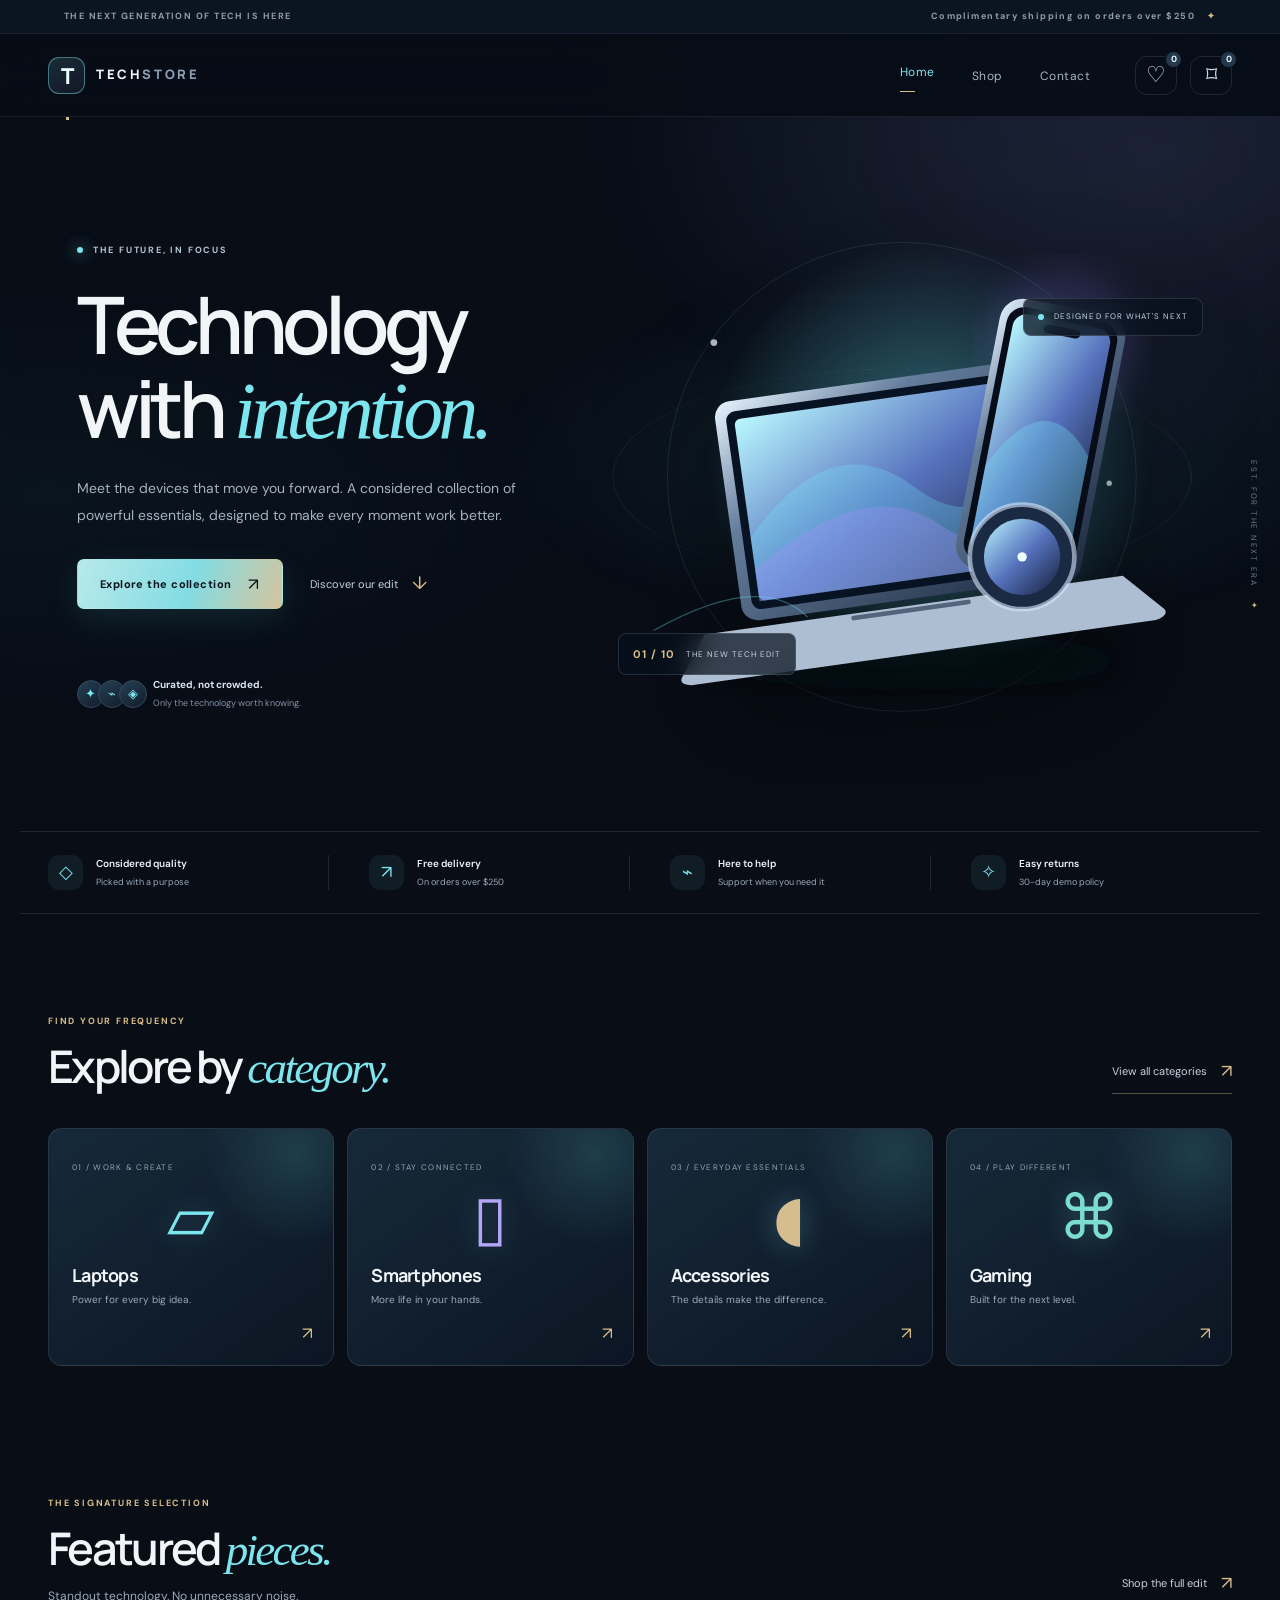
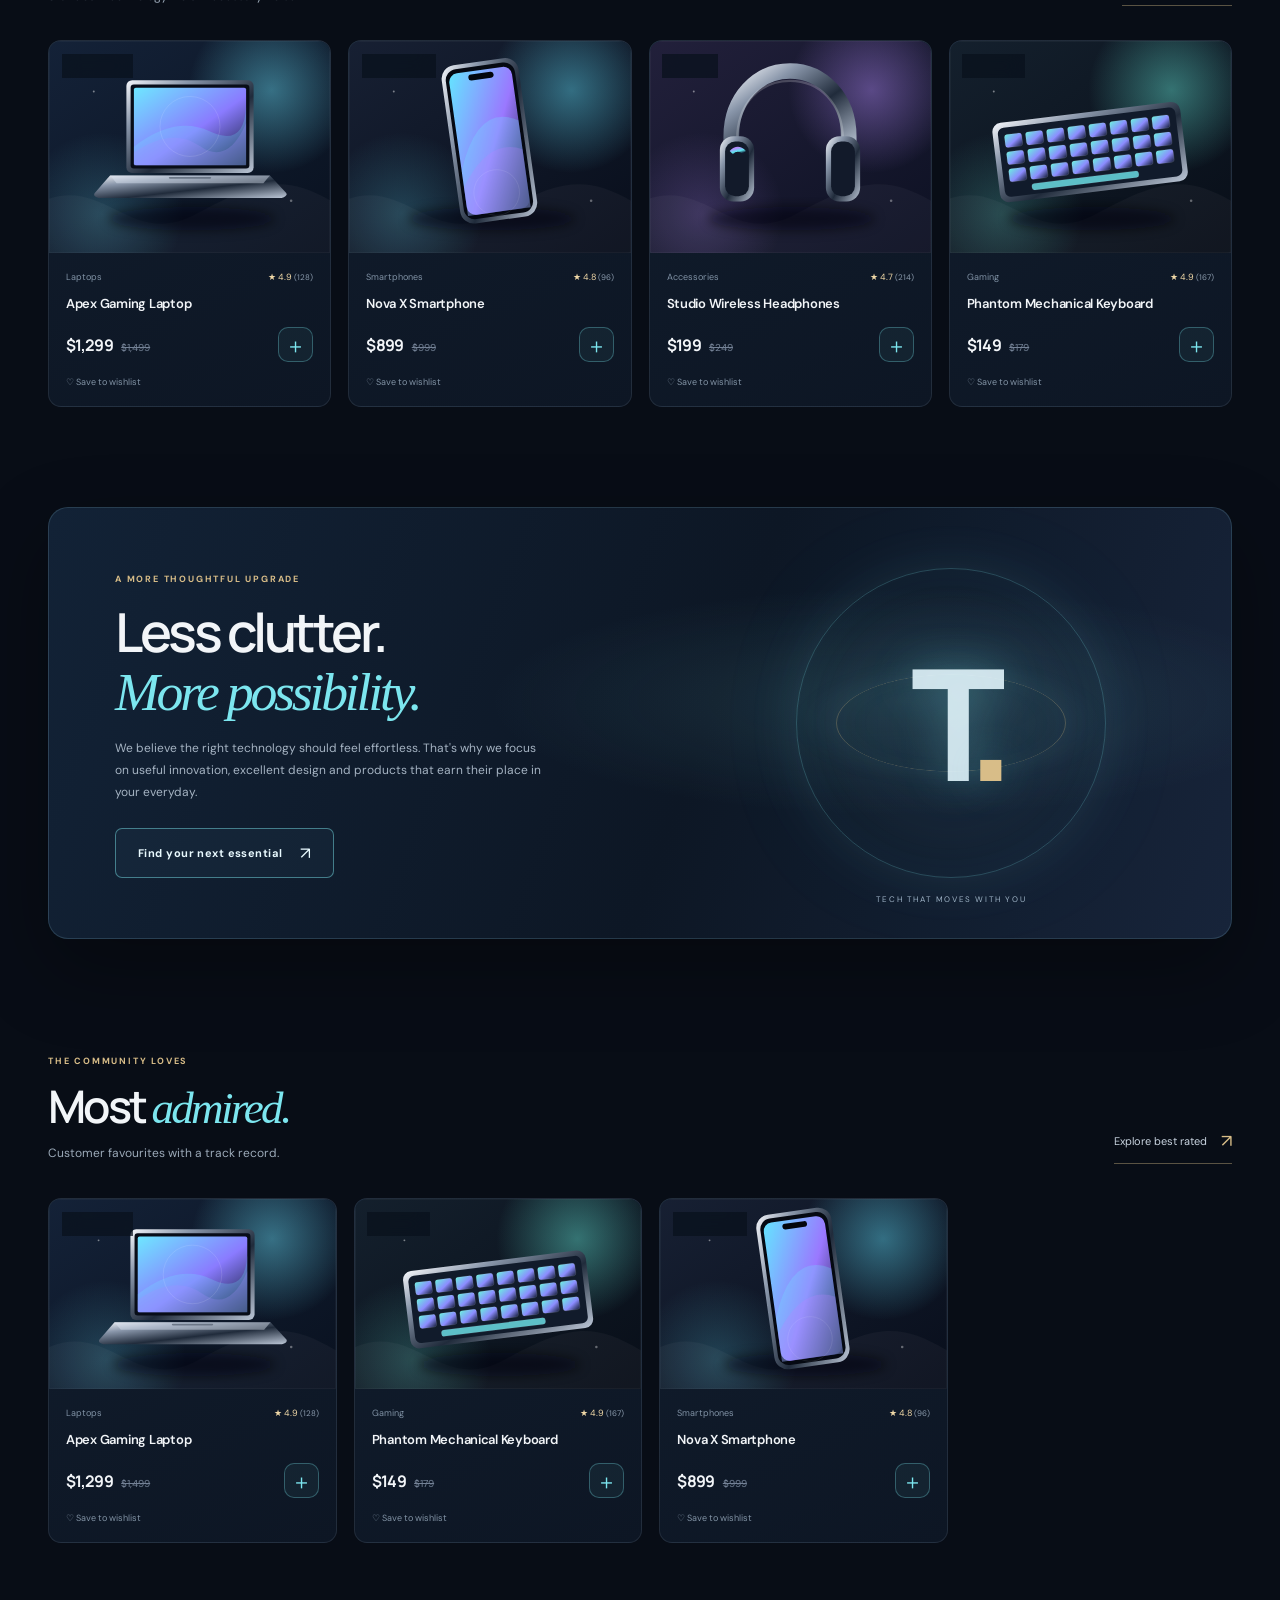
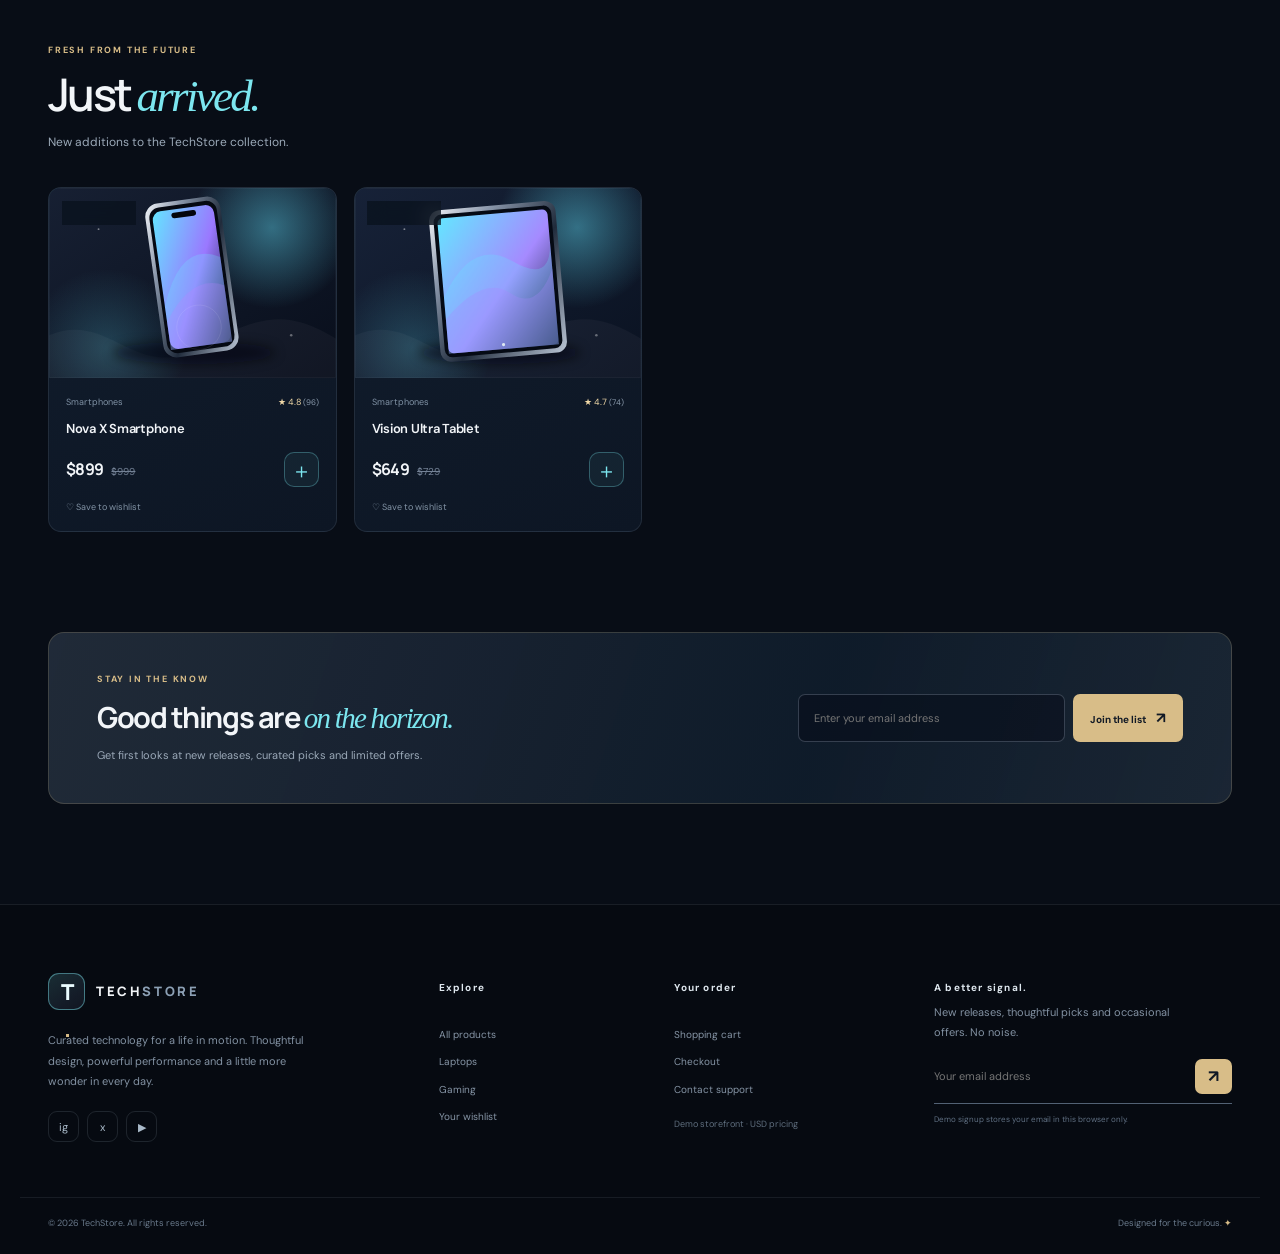
<file: index.html>
<!doctype html>
<html lang="en">
<head>
  <meta charset="utf-8"><meta name="viewport" content="width=device-width, initial-scale=1">
  <meta name="theme-color" content="#080d16"><meta name="description" content="Discover a considered collection of premium laptops, smartphones, gaming devices and everyday tech essentials.">
  <title>TechStore — Technology with intention</title>
  <link rel="preconnect" href="https://fonts.googleapis.com"><link rel="preconnect" href="https://fonts.gstatic.com" crossorigin>
  <link href="https://fonts.googleapis.com/css2?family=DM+Sans:wght@400;500;600;700&family=Manrope:wght@400;500;600;700;800&display=swap" rel="stylesheet">
  <link rel="stylesheet" href="style.css"><link rel="stylesheet" href="responsive.css">
</head>
<body data-page="home">
<div class="announcement-bar"><span>THE NEXT GENERATION OF TECH IS HERE</span><span>Complimentary shipping on orders over $250 <i>✦</i></span></div>
<header class="site-header"><div class="nav-shell"><a class="brand" href="index.html" aria-label="TechStore home"><span class="brand-mark">T<span>.</span></span><span>TECH<span>STORE</span></span></a>
<button class="menu-toggle" type="button" aria-label="Toggle navigation" aria-expanded="false"><span></span><span></span><span></span></button>
<nav aria-label="Main navigation"><ul class="nav-links"><li><a href="index.html" aria-current="page">Home</a></li><li><a href="products.html">Shop</a></li><li><a href="contact.html">Contact</a></li></ul></nav>
<div class="nav-actions"><a class="nav-icon-link" href="wishlist.html" aria-label="Wishlist">♡<span class="nav-counter" data-wishlist-count>0</span></a><a class="nav-icon-link cart-nav-link" href="cart.html" aria-label="Shopping cart">⌑<span class="nav-counter" data-cart-count>0</span></a></div></div></header>
<main>
<section class="hero-section"><div class="hero-backdrop"></div><div class="hero-gridline"></div><div class="hero-copy"><span class="eyebrow hero-eyebrow"><i></i> THE FUTURE, IN FOCUS</span><h1>Technology<br>with <em>intention.</em></h1><p>Meet the devices that move you forward. A considered collection of powerful essentials, designed to make every moment work better.</p><div class="hero-cta"><a class="btn btn-primary" href="products.html">Explore the collection <span>↗</span></a><a class="hero-text-link" href="#featured">Discover our edit <span>↓</span></a></div><div class="hero-proof"><div class="proof-avatars"><span>✦</span><span>⌁</span><span>◈</span></div><div><strong>Curated, not crowded.</strong><small>Only the technology worth knowing.</small></div></div></div><div class="hero-visual"><div class="visual-orbit orbit-one"></div><div class="visual-orbit orbit-two"></div><img src="assets/images/hero-showcase.svg" alt="A cinematic arrangement of premium laptop, smartphone and smart device" fetchpriority="high"><div class="floating-note note-top"><span class="note-dot"></span><span>DESIGNED FOR WHAT'S NEXT</span></div><div class="floating-note note-bottom"><strong>01 / 10</strong><span>THE NEW TECH EDIT</span></div></div><div class="hero-side-label">EST. FOR THE NEXT ERA <span>✦</span></div></section>
<section class="trust-strip"><div><span class="trust-icon">◇</span><span><strong>Considered quality</strong><small>Picked with a purpose</small></span></div><div><span class="trust-icon">↗</span><span><strong>Free delivery</strong><small>On orders over $250</small></span></div><div><span class="trust-icon">⌁</span><span><strong>Here to help</strong><small>Support when you need it</small></span></div><div><span class="trust-icon">✧</span><span><strong>Easy returns</strong><small>30-day demo policy</small></span></div></section>
<section class="section-block category-section"><div class="section-heading"><div><span class="eyebrow">FIND YOUR FREQUENCY</span><h2>Explore by <em>category.</em></h2></div><a class="underlined-link" href="products.html">View all categories <span>↗</span></a></div><div class="category-grid"><a class="category-card category-laptop" href="products.html?category=Laptops"><span class="category-index">01 / WORK & CREATE</span><div class="category-symbol">▱</div><h3>Laptops</h3><p>Power for every big idea.</p><span class="category-arrow">↗</span></a><a class="category-card category-phone" href="products.html?category=Smartphones"><span class="category-index">02 / STAY CONNECTED</span><div class="category-symbol">▯</div><h3>Smartphones</h3><p>More life in your hands.</p><span class="category-arrow">↗</span></a><a class="category-card category-audio" href="products.html?category=Accessories"><span class="category-index">03 / EVERYDAY ESSENTIALS</span><div class="category-symbol">◖</div><h3>Accessories</h3><p>The details make the difference.</p><span class="category-arrow">↗</span></a><a class="category-card category-gaming" href="products.html?category=Gaming"><span class="category-index">04 / PLAY DIFFERENT</span><div class="category-symbol">⌘</div><h3>Gaming</h3><p>Built for the next level.</p><span class="category-arrow">↗</span></a></div></section>
<section class="section-block product-section" id="featured"><div class="section-heading"><div><span class="eyebrow">THE SIGNATURE SELECTION</span><h2>Featured <em>pieces.</em></h2><p>Standout technology. No unnecessary noise.</p></div><a class="underlined-link" href="products.html">Shop the full edit <span>↗</span></a></div><div class="products-grid" id="featuredProducts"></div></section>
<section class="editorial-panel"><div class="editorial-content"><span class="eyebrow">A MORE THOUGHTFUL UPGRADE</span><h2>Less clutter.<br><em>More possibility.</em></h2><p>We believe the right technology should feel effortless. That's why we focus on useful innovation, excellent design and products that earn their place in your everyday.</p><a class="btn btn-outline" href="products.html">Find your next essential <span>↗</span></a></div><div class="editorial-art"><div class="editorial-ring ring-a"></div><div class="editorial-ring ring-b"></div><div class="editorial-glow"></div><span class="editorial-mark">T<span>.</span></span><small>TECH THAT MOVES WITH YOU</small></div></section>
<section class="section-block product-section best-section"><div class="section-heading"><div><span class="eyebrow">THE COMMUNITY LOVES</span><h2>Most <em>admired.</em></h2><p>Customer favourites with a track record.</p></div><a class="underlined-link" href="products.html">Explore best rated <span>↗</span></a></div><div class="products-grid compact-grid" id="bestSellers"></div></section>
<section class="section-block product-section arrivals-section"><div class="section-heading"><div><span class="eyebrow">FRESH FROM THE FUTURE</span><h2>Just <em>arrived.</em></h2><p>New additions to the TechStore collection.</p></div></div><div class="products-grid compact-grid" id="newArrivals"></div></section>
<section class="newsletter-band"><div><span class="eyebrow">STAY IN THE KNOW</span><h2>Good things are <em>on the horizon.</em></h2><p>Get first looks at new releases, curated picks and limited offers.</p></div><form class="newsletter-form"><label class="sr-only" for="homeNewsletter">Email address</label><input id="homeNewsletter" type="email" placeholder="Enter your email address" required><button type="submit">Join the list <span>↗</span></button></form></section>
</main>
<footer class="site-footer"><div class="footer-main"><div class="footer-brand"><a class="brand" href="index.html"><span class="brand-mark">T<span>.</span></span><span>TECH<span>STORE</span></span></a><p>Curated technology for a life in motion. Thoughtful design, powerful performance and a little more wonder in every day.</p><div class="footer-social"><a href="#" aria-label="Instagram">ig</a><a href="#" aria-label="X">x</a><a href="#" aria-label="YouTube">▶</a></div></div><div class="footer-column"><span class="footer-heading">Explore</span><a href="products.html">All products</a><a href="products.html?category=Laptops">Laptops</a><a href="products.html?category=Gaming">Gaming</a><a href="wishlist.html">Your wishlist</a></div><div class="footer-column"><span class="footer-heading">Your order</span><a href="cart.html">Shopping cart</a><a href="checkout.html">Checkout</a><a href="contact.html">Contact support</a><span class="footer-note">Demo storefront · USD pricing</span></div><div class="footer-news"><span class="footer-heading">A better signal.</span><p>New releases, thoughtful picks and occasional offers. No noise.</p><form class="newsletter-form"><label class="sr-only" for="newsletterEmail">Email address</label><input id="newsletterEmail" type="email" placeholder="Your email address" required><button type="submit" aria-label="Subscribe">↗</button></form><small>Demo signup stores your email in this browser only.</small></div></div><div class="footer-bottom"><span>© <span data-current-year>2026</span> TechStore. All rights reserved.</span><span>Designed for the curious. <b>✦</b></span></div></footer><button id="scrollTopBtn" type="button" aria-label="Scroll to top">↑</button>
<script src="assets/js/products.js"></script><script src="assets/js/core.js"></script><script src="assets/js/cart.js"></script><script src="assets/js/wishlist.js"></script><script src="assets/js/app.js"></script><script src="assets/js/pages.js"></script>
</body></html>
</file>
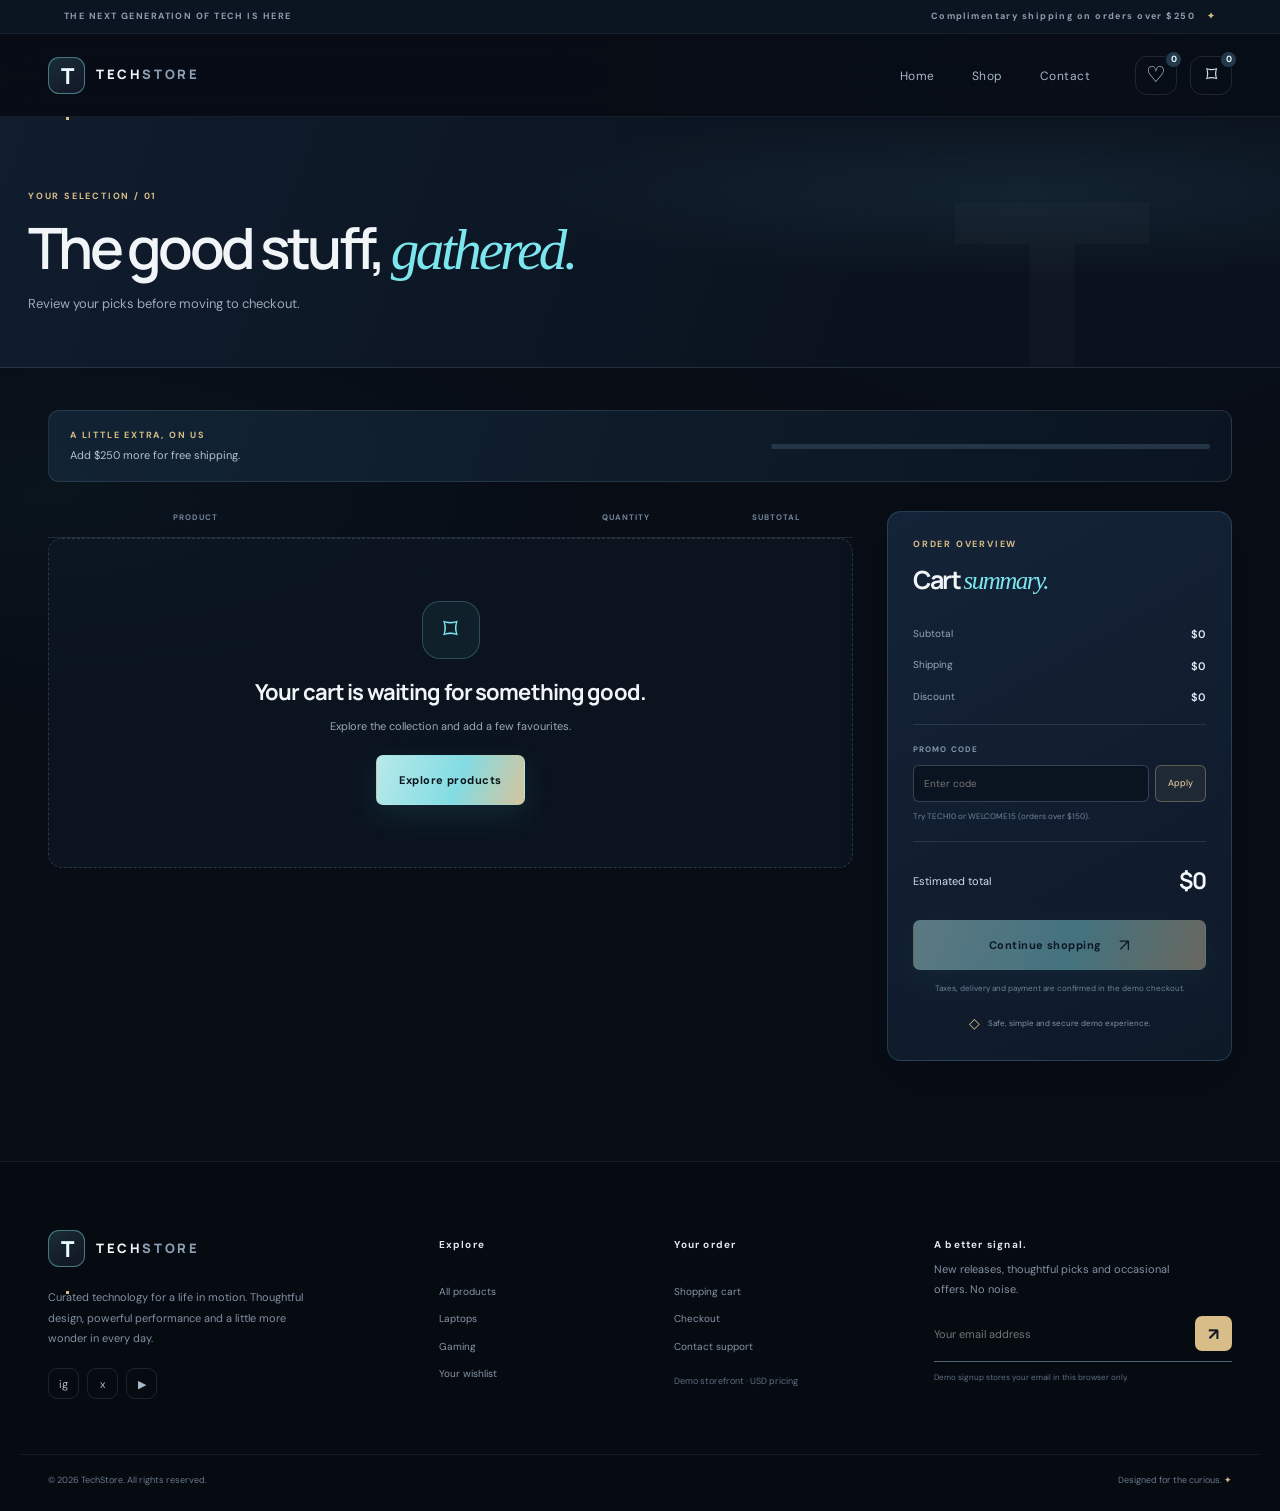
<file: cart.html>
<!doctype html>
<html lang="en">
<head>
  <meta charset="utf-8"><meta name="viewport" content="width=device-width, initial-scale=1">
  <meta name="theme-color" content="#080d16"><meta name="description" content="Review your TechStore cart and apply a discount before checkout.">
  <title>Your Cart | TechStore</title>
  <link rel="preconnect" href="https://fonts.googleapis.com"><link rel="preconnect" href="https://fonts.gstatic.com" crossorigin>
  <link href="https://fonts.googleapis.com/css2?family=DM+Sans:wght@400;500;600;700&family=Manrope:wght@400;500;600;700;800&display=swap" rel="stylesheet">
  <link rel="stylesheet" href="style.css"><link rel="stylesheet" href="responsive.css">
</head>
<body data-page="cart">
<div class="announcement-bar"><span>THE NEXT GENERATION OF TECH IS HERE</span><span>Complimentary shipping on orders over $250 <i>✦</i></span></div>
<header class="site-header"><div class="nav-shell"><a class="brand" href="index.html" aria-label="TechStore home"><span class="brand-mark">T<span>.</span></span><span>TECH<span>STORE</span></span></a>
<button class="menu-toggle" type="button" aria-label="Toggle navigation" aria-expanded="false"><span></span><span></span><span></span></button>
<nav aria-label="Main navigation"><ul class="nav-links"><li><a href="index.html">Home</a></li><li><a href="products.html">Shop</a></li><li><a href="contact.html">Contact</a></li></ul></nav>
<div class="nav-actions"><a class="nav-icon-link" href="wishlist.html" aria-label="Wishlist">♡<span class="nav-counter" data-wishlist-count>0</span></a><a class="nav-icon-link cart-nav-link" href="cart.html" aria-label="Shopping cart">⌑<span class="nav-counter" data-cart-count>0</span></a></div></div></header>
<main><section class="page-hero compact-page-hero"><div class="page-hero-inner"><span class="eyebrow">YOUR SELECTION / 01</span><h1>The good stuff, <em>gathered.</em></h1><p>Review your picks before moving to checkout.</p></div></section><section class="cart-page-section"><div class="shipping-progress-card"><div><span class="eyebrow">A LITTLE EXTRA, ON US</span><p id="shippingMessage">Add $250.00 more for free shipping.</p></div><div class="progress-track"><span id="shippingProgress"></span></div></div><div class="cart-layout"><div class="cart-lines-wrap"><div class="cart-column-head"><span>PRODUCT</span><span>QUANTITY</span><span>SUBTOTAL</span></div><div id="cartContainer" class="cart-lines"></div></div><aside class="summary-card"><span class="eyebrow">ORDER OVERVIEW</span><h2>Cart <em>summary.</em></h2><div class="summary-rows"><div><span>Subtotal</span><strong id="cartSubtotal">$0</strong></div><div><span>Shipping</span><strong id="cartShipping">$0</strong></div><div><span>Discount</span><strong id="cartDiscount">$0</strong></div></div><form id="couponForm" class="coupon-form"><label for="couponCode">PROMO CODE</label><div><input id="couponCode" type="text" placeholder="Enter code" autocomplete="off"><button type="submit">Apply</button></div><small>Try TECH10 or WELCOME15 (orders over $150).</small></form><div class="summary-total"><span>Estimated total</span><strong id="cartTotal">$0</strong></div><a id="checkoutLink" class="btn btn-primary btn-block" href="checkout.html">Continue to checkout <span>↗</span></a><p class="summary-footnote">Taxes, delivery and payment are confirmed in the demo checkout.</p><div class="secure-note">◇ <span>Safe, simple and secure demo experience.</span></div></aside></div></section></main>
<footer class="site-footer"><div class="footer-main"><div class="footer-brand"><a class="brand" href="index.html"><span class="brand-mark">T<span>.</span></span><span>TECH<span>STORE</span></span></a><p>Curated technology for a life in motion. Thoughtful design, powerful performance and a little more wonder in every day.</p><div class="footer-social"><a href="#" aria-label="Instagram">ig</a><a href="#" aria-label="X">x</a><a href="#" aria-label="YouTube">▶</a></div></div><div class="footer-column"><span class="footer-heading">Explore</span><a href="products.html">All products</a><a href="products.html?category=Laptops">Laptops</a><a href="products.html?category=Gaming">Gaming</a><a href="wishlist.html">Your wishlist</a></div><div class="footer-column"><span class="footer-heading">Your order</span><a href="cart.html">Shopping cart</a><a href="checkout.html">Checkout</a><a href="contact.html">Contact support</a><span class="footer-note">Demo storefront · USD pricing</span></div><div class="footer-news"><span class="footer-heading">A better signal.</span><p>New releases, thoughtful picks and occasional offers. No noise.</p><form class="newsletter-form"><label class="sr-only" for="newsletterEmail">Email address</label><input id="newsletterEmail" type="email" placeholder="Your email address" required><button type="submit" aria-label="Subscribe">↗</button></form><small>Demo signup stores your email in this browser only.</small></div></div><div class="footer-bottom"><span>© <span data-current-year>2026</span> TechStore. All rights reserved.</span><span>Designed for the curious. <b>✦</b></span></div></footer><button id="scrollTopBtn" type="button" aria-label="Scroll to top">↑</button>
<script src="assets/js/products.js"></script><script src="assets/js/core.js"></script><script src="assets/js/cart.js"></script><script src="assets/js/wishlist.js"></script><script src="assets/js/app.js"></script><script src="assets/js/pages.js"></script>
</body></html>
</file>
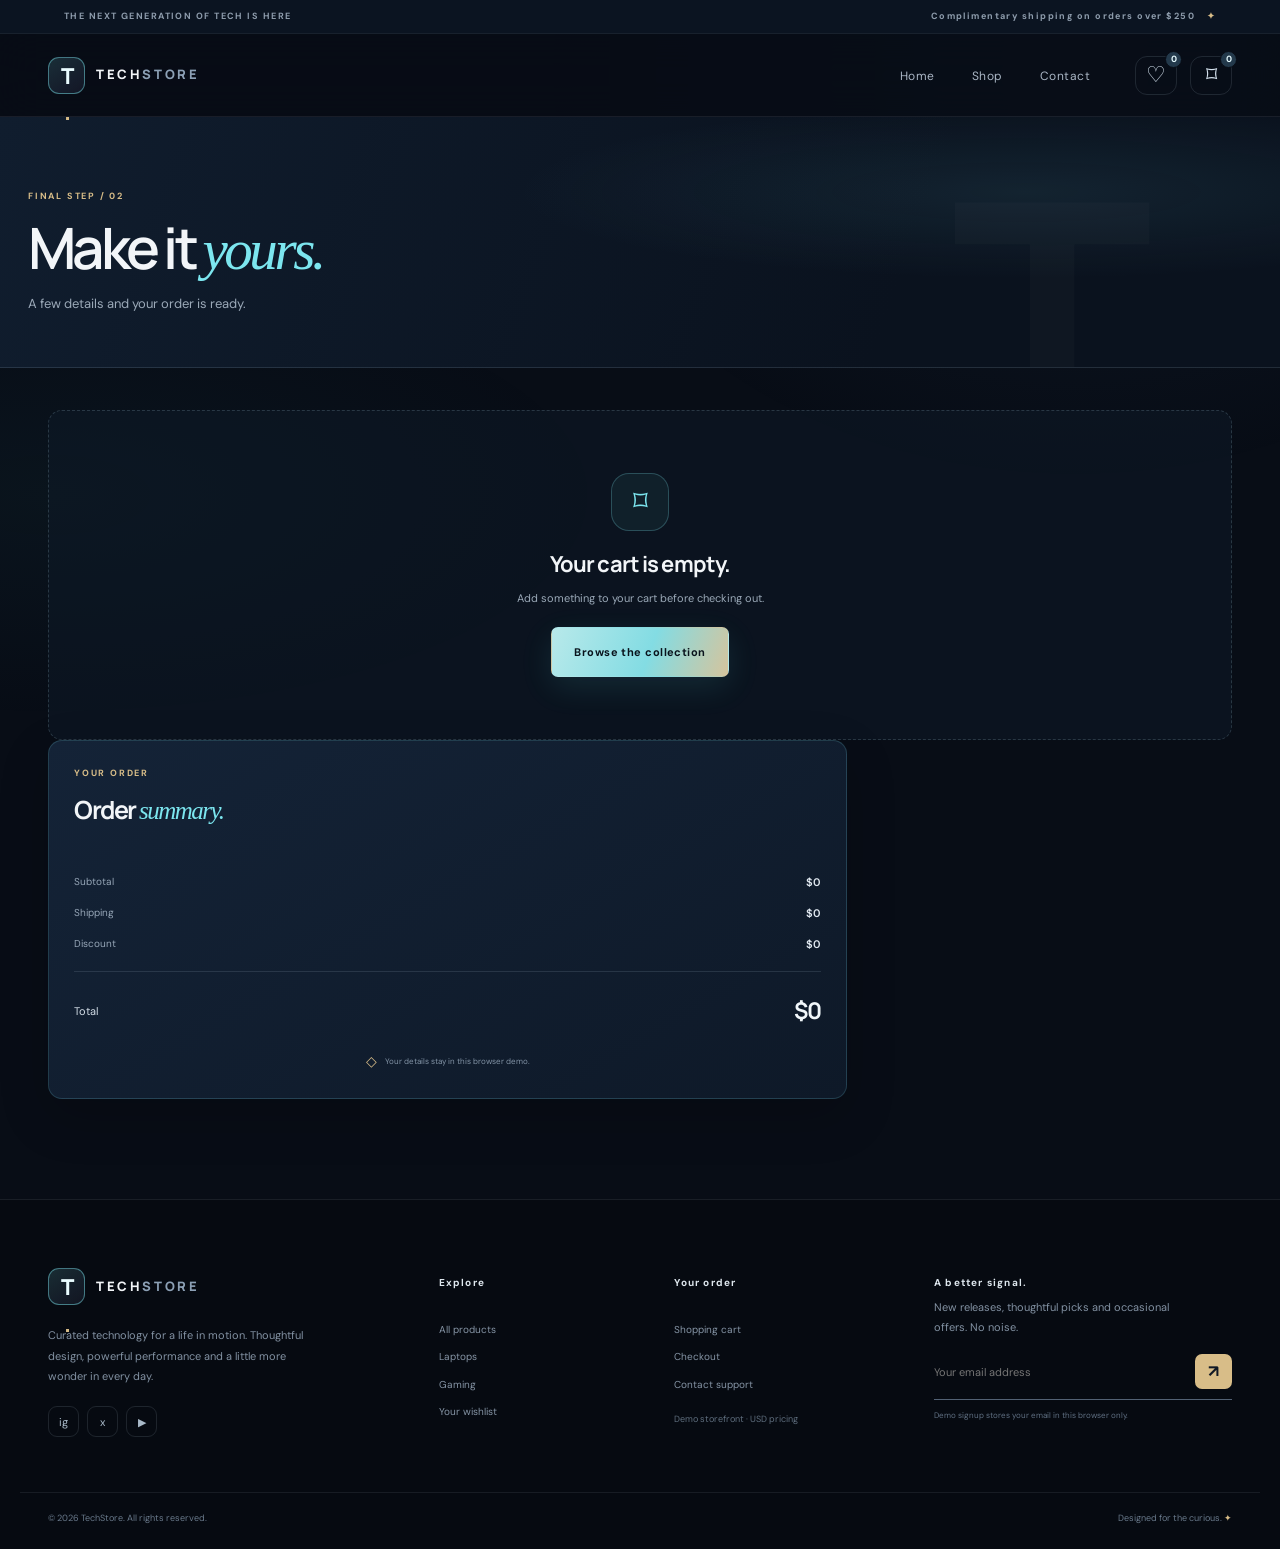
<file: checkout.html>
<!doctype html>
<html lang="en">
<head>
  <meta charset="utf-8"><meta name="viewport" content="width=device-width, initial-scale=1">
  <meta name="theme-color" content="#080d16"><meta name="description" content="Complete your demo order with TechStore. No payment is collected.">
  <title>Secure Checkout | TechStore</title>
  <link rel="preconnect" href="https://fonts.googleapis.com"><link rel="preconnect" href="https://fonts.gstatic.com" crossorigin>
  <link href="https://fonts.googleapis.com/css2?family=DM+Sans:wght@400;500;600;700&family=Manrope:wght@400;500;600;700;800&display=swap" rel="stylesheet">
  <link rel="stylesheet" href="style.css"><link rel="stylesheet" href="responsive.css">
</head>
<body data-page="checkout">
<div class="announcement-bar"><span>THE NEXT GENERATION OF TECH IS HERE</span><span>Complimentary shipping on orders over $250 <i>✦</i></span></div>
<header class="site-header"><div class="nav-shell"><a class="brand" href="index.html" aria-label="TechStore home"><span class="brand-mark">T<span>.</span></span><span>TECH<span>STORE</span></span></a>
<button class="menu-toggle" type="button" aria-label="Toggle navigation" aria-expanded="false"><span></span><span></span><span></span></button>
<nav aria-label="Main navigation"><ul class="nav-links"><li><a href="index.html">Home</a></li><li><a href="products.html">Shop</a></li><li><a href="contact.html">Contact</a></li></ul></nav>
<div class="nav-actions"><a class="nav-icon-link" href="wishlist.html" aria-label="Wishlist">♡<span class="nav-counter" data-wishlist-count>0</span></a><a class="nav-icon-link cart-nav-link" href="cart.html" aria-label="Shopping cart">⌑<span class="nav-counter" data-cart-count>0</span></a></div></div></header>
<main><section class="page-hero compact-page-hero"><div class="page-hero-inner"><span class="eyebrow">FINAL STEP / 02</span><h1>Make it <em>yours.</em></h1><p>A few details and your order is ready.</p></div></section><section class="checkout-page-section"><div id="checkoutEmpty" class="empty-state" hidden><div class="empty-icon">⌑</div><h2>Your cart is empty.</h2><p>Add something to your cart before checking out.</p><a class="btn btn-primary" href="products.html">Browse the collection</a></div><div id="orderSuccess" class="order-success" hidden><div class="success-mark">✓</div><span class="eyebrow">ORDER CREATED</span><h1>Thank you. <em>It's a start.</em></h1><p>Your demo order <strong data-order-number></strong> has been saved in this browser.</p><p>A confirmation would be sent to <strong data-order-email></strong> once a real email service is connected.</p><a class="btn btn-primary" href="index.html">Back to TechStore</a></div><div class="checkout-layout"><form id="checkoutForm" class="checkout-form"><div class="form-heading"><span class="eyebrow">01 / YOUR DETAILS</span><h2>Where should we <em>find you?</em></h2><p>We use these details to prepare your demo order.</p></div><div class="form-grid"><label class="field full-field">Full name<input name="customerName" autocomplete="name" placeholder="Your full name" required minlength="2"></label><label class="field">Email address<input type="email" name="customerEmail" autocomplete="email" placeholder="name@example.com" required></label><label class="field">Phone number<input type="tel" name="customerPhone" autocomplete="tel" placeholder="Your phone number" required minlength="6"></label><label class="field full-field">Street address<input name="customerAddress" autocomplete="street-address" placeholder="House number and street" required></label><label class="field">City<input name="customerCity" autocomplete="address-level2" placeholder="City" required></label><label class="field">Postal code<input name="customerPostal" autocomplete="postal-code" placeholder="Postal code" required></label></div><div class="form-heading payment-heading"><span class="eyebrow">02 / PAYMENT</span><h2>Payment <em>method.</em></h2></div><div class="payment-choice"><span class="payment-radio">●</span><span><strong>Cash on delivery</strong><small>Demonstration only — no payment will be collected.</small></span><span class="payment-tag">DEMO</span></div><label class="demo-ack"><input type="checkbox" required><span>I understand this is a demo storefront and this action will not charge me or create a real shipment.</span></label><button class="btn btn-primary btn-block" type="submit">Place demo order <span>↗</span></button><p class="form-disclaimer">Do not enter sensitive payment information. This demo does not connect to a payment processor.</p></form><aside class="summary-card checkout-summary"><span class="eyebrow">YOUR ORDER</span><h2>Order <em>summary.</em></h2><div id="checkoutItems" class="checkout-items"></div><div class="summary-rows"><div><span>Subtotal</span><strong id="checkoutSubtotal">$0</strong></div><div><span>Shipping</span><strong id="checkoutShipping">$0</strong></div><div><span>Discount</span><strong id="checkoutDiscount">$0</strong></div></div><div class="summary-total"><span>Total</span><strong id="checkoutTotal">$0</strong></div><div class="secure-note">◇ <span>Your details stay in this browser demo.</span></div></aside></div></section></main>
<footer class="site-footer"><div class="footer-main"><div class="footer-brand"><a class="brand" href="index.html"><span class="brand-mark">T<span>.</span></span><span>TECH<span>STORE</span></span></a><p>Curated technology for a life in motion. Thoughtful design, powerful performance and a little more wonder in every day.</p><div class="footer-social"><a href="#" aria-label="Instagram">ig</a><a href="#" aria-label="X">x</a><a href="#" aria-label="YouTube">▶</a></div></div><div class="footer-column"><span class="footer-heading">Explore</span><a href="products.html">All products</a><a href="products.html?category=Laptops">Laptops</a><a href="products.html?category=Gaming">Gaming</a><a href="wishlist.html">Your wishlist</a></div><div class="footer-column"><span class="footer-heading">Your order</span><a href="cart.html">Shopping cart</a><a href="checkout.html">Checkout</a><a href="contact.html">Contact support</a><span class="footer-note">Demo storefront · USD pricing</span></div><div class="footer-news"><span class="footer-heading">A better signal.</span><p>New releases, thoughtful picks and occasional offers. No noise.</p><form class="newsletter-form"><label class="sr-only" for="newsletterEmail">Email address</label><input id="newsletterEmail" type="email" placeholder="Your email address" required><button type="submit" aria-label="Subscribe">↗</button></form><small>Demo signup stores your email in this browser only.</small></div></div><div class="footer-bottom"><span>© <span data-current-year>2026</span> TechStore. All rights reserved.</span><span>Designed for the curious. <b>✦</b></span></div></footer><button id="scrollTopBtn" type="button" aria-label="Scroll to top">↑</button>
<script src="assets/js/products.js"></script><script src="assets/js/core.js"></script><script src="assets/js/cart.js"></script><script src="assets/js/wishlist.js"></script><script src="assets/js/app.js"></script><script src="assets/js/pages.js"></script>
</body></html>
</file>
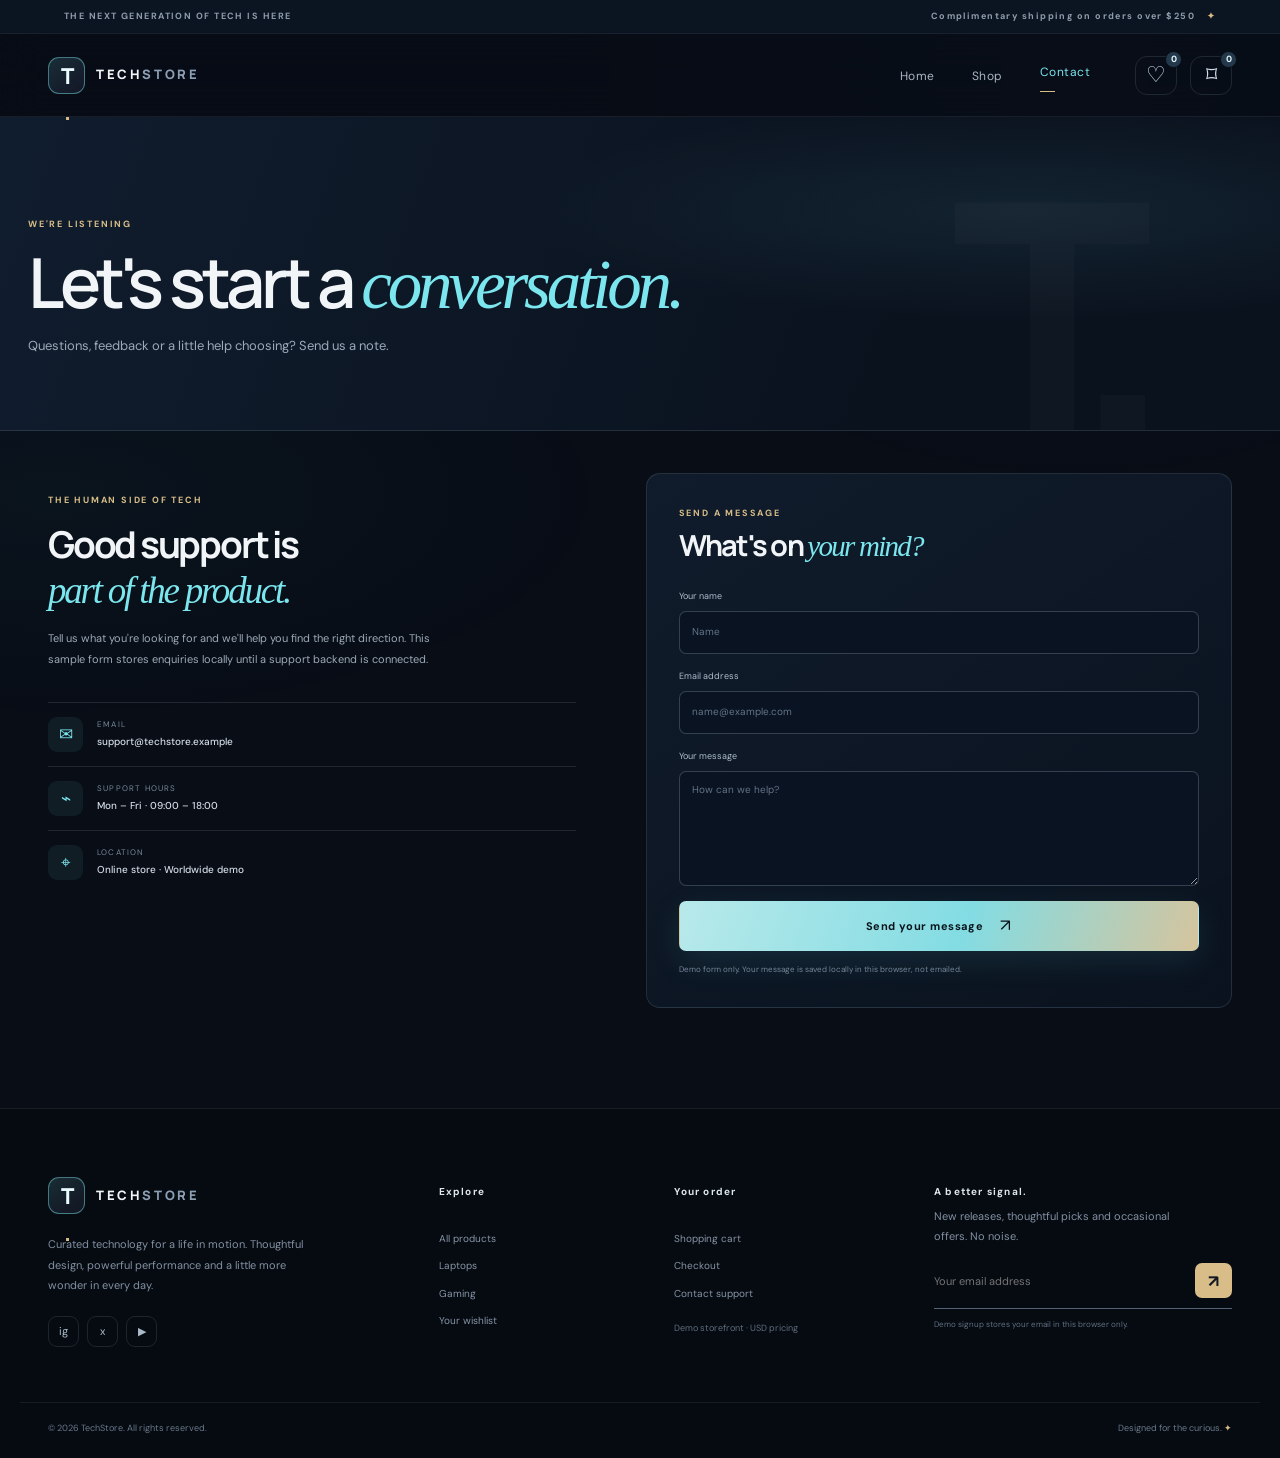
<file: contact.html>
<!doctype html>
<html lang="en">
<head>
  <meta charset="utf-8"><meta name="viewport" content="width=device-width, initial-scale=1">
  <meta name="theme-color" content="#080d16"><meta name="description" content="Contact the TechStore team for product questions and support.">
  <title>Contact Us | TechStore</title>
  <link rel="preconnect" href="https://fonts.googleapis.com"><link rel="preconnect" href="https://fonts.gstatic.com" crossorigin>
  <link href="https://fonts.googleapis.com/css2?family=DM+Sans:wght@400;500;600;700&family=Manrope:wght@400;500;600;700;800&display=swap" rel="stylesheet">
  <link rel="stylesheet" href="style.css"><link rel="stylesheet" href="responsive.css">
</head>
<body data-page="contact">
<div class="announcement-bar"><span>THE NEXT GENERATION OF TECH IS HERE</span><span>Complimentary shipping on orders over $250 <i>✦</i></span></div>
<header class="site-header"><div class="nav-shell"><a class="brand" href="index.html" aria-label="TechStore home"><span class="brand-mark">T<span>.</span></span><span>TECH<span>STORE</span></span></a>
<button class="menu-toggle" type="button" aria-label="Toggle navigation" aria-expanded="false"><span></span><span></span><span></span></button>
<nav aria-label="Main navigation"><ul class="nav-links"><li><a href="index.html">Home</a></li><li><a href="products.html">Shop</a></li><li><a href="contact.html" aria-current="page">Contact</a></li></ul></nav>
<div class="nav-actions"><a class="nav-icon-link" href="wishlist.html" aria-label="Wishlist">♡<span class="nav-counter" data-wishlist-count>0</span></a><a class="nav-icon-link cart-nav-link" href="cart.html" aria-label="Shopping cart">⌑<span class="nav-counter" data-cart-count>0</span></a></div></div></header>
<main><section class="page-hero"><div class="page-hero-inner"><span class="eyebrow">WE'RE LISTENING</span><h1>Let's start a <em>conversation.</em></h1><p>Questions, feedback or a little help choosing? Send us a note.</p></div></section><section class="contact-page-section"><div class="contact-layout"><div class="contact-intro"><span class="eyebrow">THE HUMAN SIDE OF TECH</span><h2>Good support is<br><em>part of the product.</em></h2><p>Tell us what you're looking for and we'll help you find the right direction. This sample form stores enquiries locally until a support backend is connected.</p><div class="contact-detail"><span>✉</span><div><small>EMAIL</small><a href="mailto:support@techstore.example">support@techstore.example</a></div></div><div class="contact-detail"><span>⌁</span><div><small>SUPPORT HOURS</small><strong>Mon – Fri · 09:00 – 18:00</strong></div></div><div class="contact-detail"><span>⌖</span><div><small>LOCATION</small><strong>Online store · Worldwide demo</strong></div></div></div><form id="contactForm" class="contact-form"><span class="eyebrow">SEND A MESSAGE</span><h2>What's on <em>your mind?</em></h2><label class="field">Your name<input type="text" name="contactName" placeholder="Name" required minlength="2"></label><label class="field">Email address<input type="email" name="contactEmail" placeholder="name@example.com" required></label><label class="field">Your message<textarea name="contactMessage" rows="5" placeholder="How can we help?" required minlength="10"></textarea></label><button class="btn btn-primary btn-block" type="submit">Send your message <span>↗</span></button><small class="form-disclaimer">Demo form only. Your message is saved locally in this browser, not emailed.</small></form></div></section></main>
<footer class="site-footer"><div class="footer-main"><div class="footer-brand"><a class="brand" href="index.html"><span class="brand-mark">T<span>.</span></span><span>TECH<span>STORE</span></span></a><p>Curated technology for a life in motion. Thoughtful design, powerful performance and a little more wonder in every day.</p><div class="footer-social"><a href="#" aria-label="Instagram">ig</a><a href="#" aria-label="X">x</a><a href="#" aria-label="YouTube">▶</a></div></div><div class="footer-column"><span class="footer-heading">Explore</span><a href="products.html">All products</a><a href="products.html?category=Laptops">Laptops</a><a href="products.html?category=Gaming">Gaming</a><a href="wishlist.html">Your wishlist</a></div><div class="footer-column"><span class="footer-heading">Your order</span><a href="cart.html">Shopping cart</a><a href="checkout.html">Checkout</a><a href="contact.html">Contact support</a><span class="footer-note">Demo storefront · USD pricing</span></div><div class="footer-news"><span class="footer-heading">A better signal.</span><p>New releases, thoughtful picks and occasional offers. No noise.</p><form class="newsletter-form"><label class="sr-only" for="newsletterEmail">Email address</label><input id="newsletterEmail" type="email" placeholder="Your email address" required><button type="submit" aria-label="Subscribe">↗</button></form><small>Demo signup stores your email in this browser only.</small></div></div><div class="footer-bottom"><span>© <span data-current-year>2026</span> TechStore. All rights reserved.</span><span>Designed for the curious. <b>✦</b></span></div></footer><button id="scrollTopBtn" type="button" aria-label="Scroll to top">↑</button>
<script src="assets/js/products.js"></script><script src="assets/js/core.js"></script><script src="assets/js/cart.js"></script><script src="assets/js/wishlist.js"></script><script src="assets/js/app.js"></script><script src="assets/js/pages.js"></script>
</body></html>
</file>
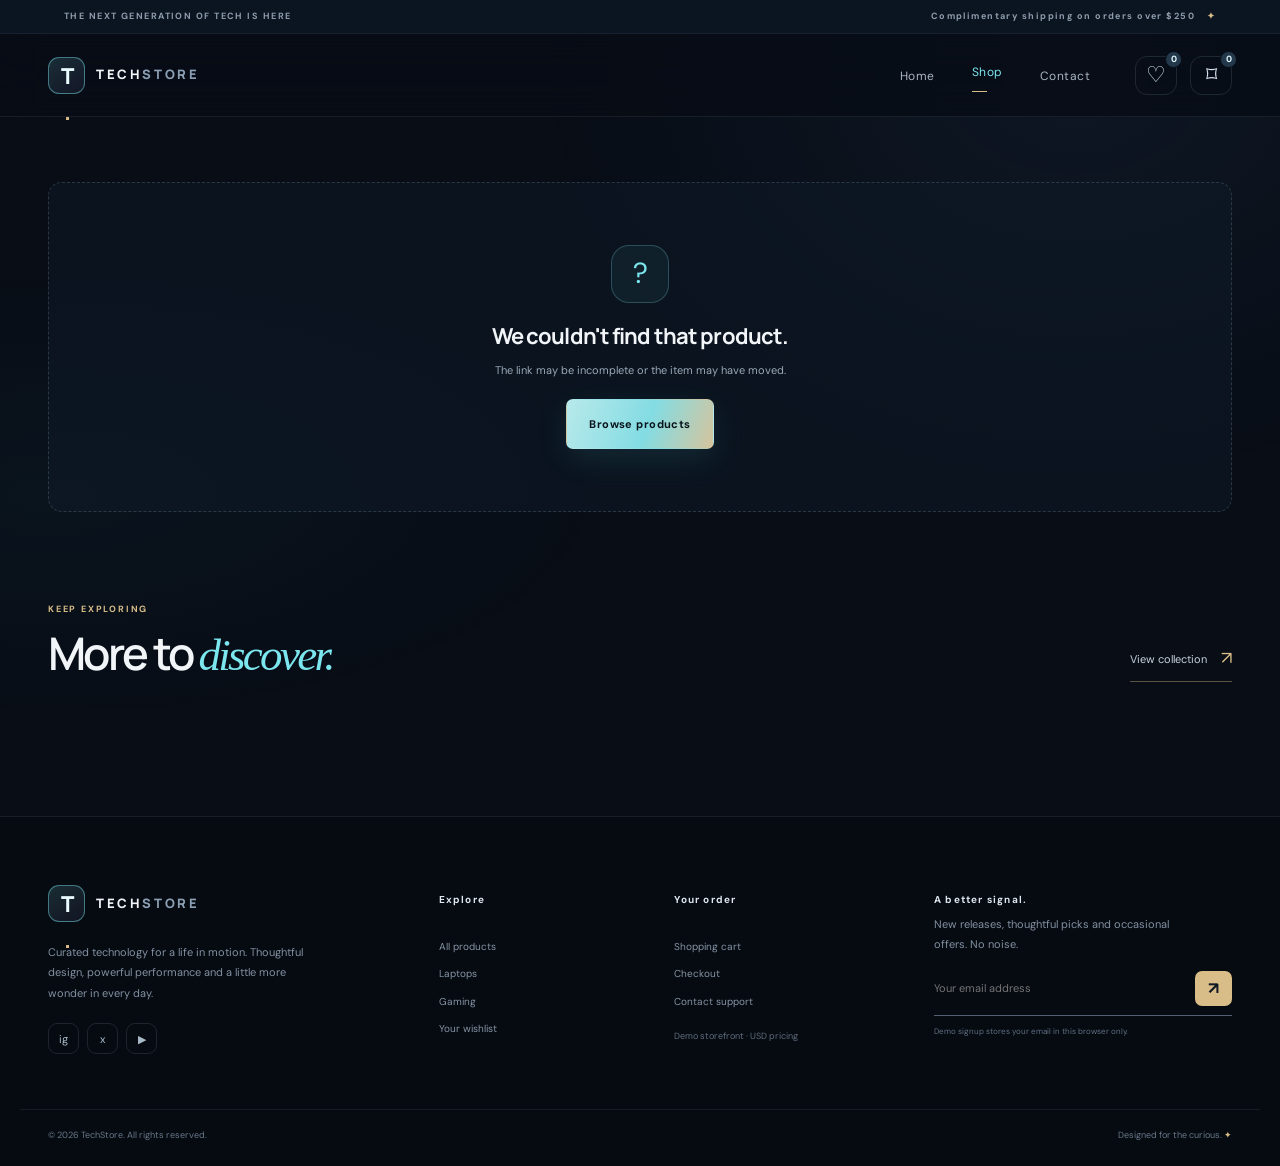
<file: product.html>
<!doctype html>
<html lang="en">
<head>
  <meta charset="utf-8"><meta name="viewport" content="width=device-width, initial-scale=1">
  <meta name="theme-color" content="#080d16"><meta name="description" content="Explore detailed product information and specifications at TechStore.">
  <title>Product details | TechStore</title>
  <link rel="preconnect" href="https://fonts.googleapis.com"><link rel="preconnect" href="https://fonts.gstatic.com" crossorigin>
  <link href="https://fonts.googleapis.com/css2?family=DM+Sans:wght@400;500;600;700&family=Manrope:wght@400;500;600;700;800&display=swap" rel="stylesheet">
  <link rel="stylesheet" href="style.css"><link rel="stylesheet" href="responsive.css">
</head>
<body data-page="product">
<div class="announcement-bar"><span>THE NEXT GENERATION OF TECH IS HERE</span><span>Complimentary shipping on orders over $250 <i>✦</i></span></div>
<header class="site-header"><div class="nav-shell"><a class="brand" href="index.html" aria-label="TechStore home"><span class="brand-mark">T<span>.</span></span><span>TECH<span>STORE</span></span></a>
<button class="menu-toggle" type="button" aria-label="Toggle navigation" aria-expanded="false"><span></span><span></span><span></span></button>
<nav aria-label="Main navigation"><ul class="nav-links"><li><a href="index.html">Home</a></li><li><a href="products.html" aria-current="page">Shop</a></li><li><a href="contact.html">Contact</a></li></ul></nav>
<div class="nav-actions"><a class="nav-icon-link" href="wishlist.html" aria-label="Wishlist">♡<span class="nav-counter" data-wishlist-count>0</span></a><a class="nav-icon-link cart-nav-link" href="cart.html" aria-label="Shopping cart">⌑<span class="nav-counter" data-cart-count>0</span></a></div></div></header>
<main><section class="detail-page"><div class="detail-container" id="productDetails"><div class="empty-state"><p>Loading product details…</p></div></div></section><section class="section-block related-section"><div class="section-heading"><div><span class="eyebrow">KEEP EXPLORING</span><h2>More to <em>discover.</em></h2></div><a class="underlined-link" href="products.html">View collection <span>↗</span></a></div><div class="products-grid compact-grid" id="relatedProducts"></div></section></main>
<footer class="site-footer"><div class="footer-main"><div class="footer-brand"><a class="brand" href="index.html"><span class="brand-mark">T<span>.</span></span><span>TECH<span>STORE</span></span></a><p>Curated technology for a life in motion. Thoughtful design, powerful performance and a little more wonder in every day.</p><div class="footer-social"><a href="#" aria-label="Instagram">ig</a><a href="#" aria-label="X">x</a><a href="#" aria-label="YouTube">▶</a></div></div><div class="footer-column"><span class="footer-heading">Explore</span><a href="products.html">All products</a><a href="products.html?category=Laptops">Laptops</a><a href="products.html?category=Gaming">Gaming</a><a href="wishlist.html">Your wishlist</a></div><div class="footer-column"><span class="footer-heading">Your order</span><a href="cart.html">Shopping cart</a><a href="checkout.html">Checkout</a><a href="contact.html">Contact support</a><span class="footer-note">Demo storefront · USD pricing</span></div><div class="footer-news"><span class="footer-heading">A better signal.</span><p>New releases, thoughtful picks and occasional offers. No noise.</p><form class="newsletter-form"><label class="sr-only" for="newsletterEmail">Email address</label><input id="newsletterEmail" type="email" placeholder="Your email address" required><button type="submit" aria-label="Subscribe">↗</button></form><small>Demo signup stores your email in this browser only.</small></div></div><div class="footer-bottom"><span>© <span data-current-year>2026</span> TechStore. All rights reserved.</span><span>Designed for the curious. <b>✦</b></span></div></footer><button id="scrollTopBtn" type="button" aria-label="Scroll to top">↑</button>
<script src="assets/js/products.js"></script><script src="assets/js/core.js"></script><script src="assets/js/cart.js"></script><script src="assets/js/wishlist.js"></script><script src="assets/js/app.js"></script><script src="assets/js/pages.js"></script>
</body></html>
</file>
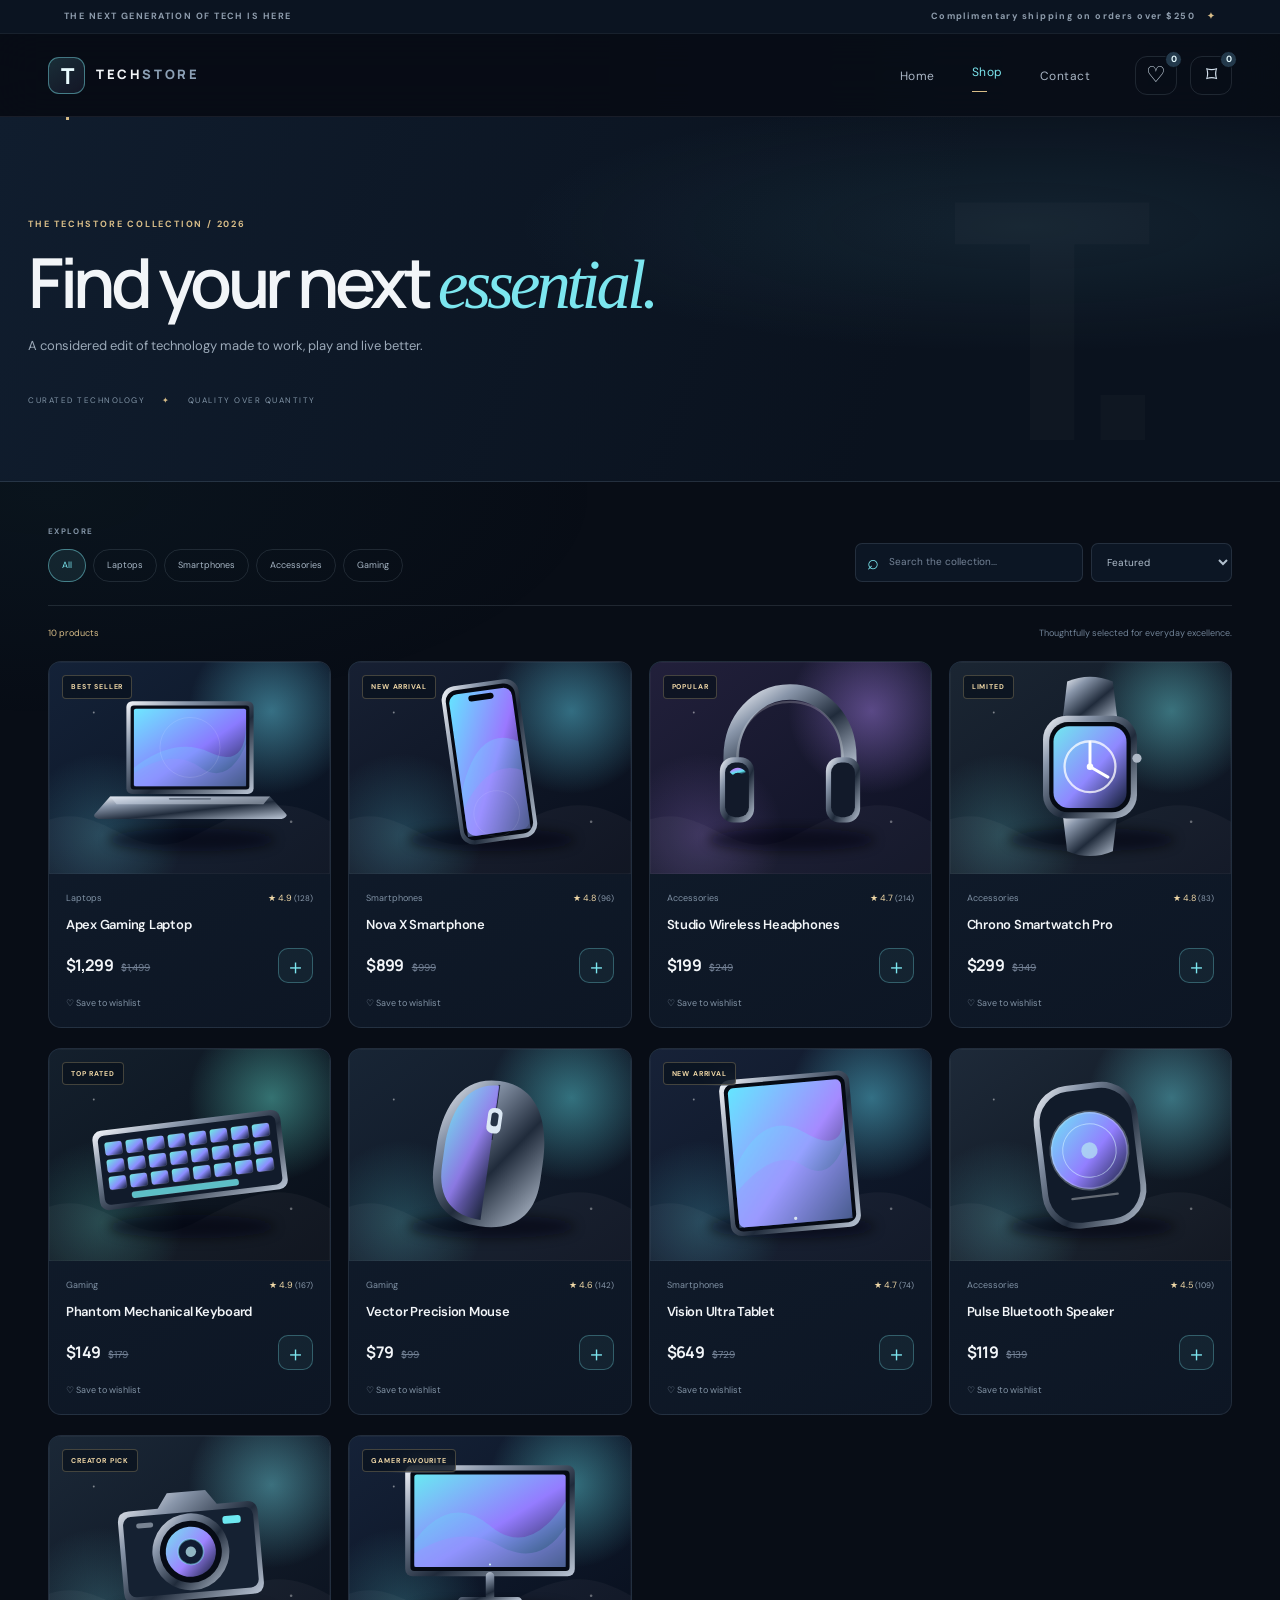
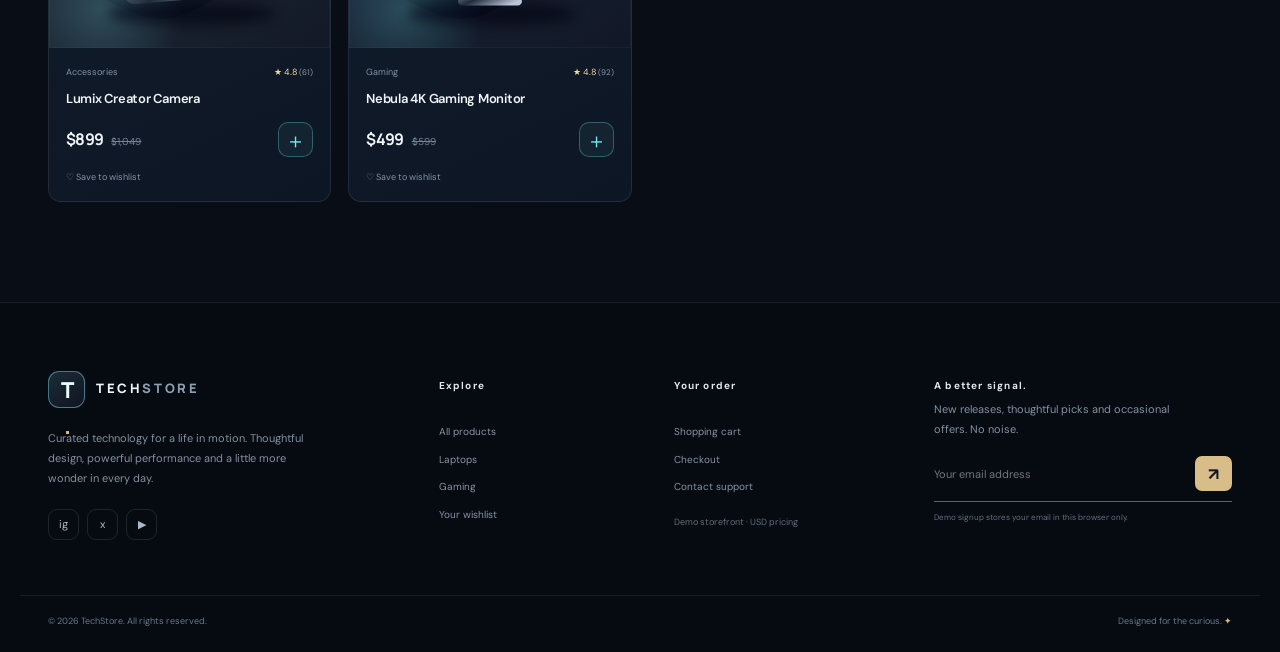
<file: products.html>
<!doctype html>
<html lang="en">
<head>
  <meta charset="utf-8"><meta name="viewport" content="width=device-width, initial-scale=1">
  <meta name="theme-color" content="#080d16"><meta name="description" content="Browse the full TechStore collection of laptops, smartphones, audio, accessories and gaming gear.">
  <title>Shop the Collection | TechStore</title>
  <link rel="preconnect" href="https://fonts.googleapis.com"><link rel="preconnect" href="https://fonts.gstatic.com" crossorigin>
  <link href="https://fonts.googleapis.com/css2?family=DM+Sans:wght@400;500;600;700&family=Manrope:wght@400;500;600;700;800&display=swap" rel="stylesheet">
  <link rel="stylesheet" href="style.css"><link rel="stylesheet" href="responsive.css">
</head>
<body data-page="products">
<div class="announcement-bar"><span>THE NEXT GENERATION OF TECH IS HERE</span><span>Complimentary shipping on orders over $250 <i>✦</i></span></div>
<header class="site-header"><div class="nav-shell"><a class="brand" href="index.html" aria-label="TechStore home"><span class="brand-mark">T<span>.</span></span><span>TECH<span>STORE</span></span></a>
<button class="menu-toggle" type="button" aria-label="Toggle navigation" aria-expanded="false"><span></span><span></span><span></span></button>
<nav aria-label="Main navigation"><ul class="nav-links"><li><a href="index.html">Home</a></li><li><a href="products.html" aria-current="page">Shop</a></li><li><a href="contact.html">Contact</a></li></ul></nav>
<div class="nav-actions"><a class="nav-icon-link" href="wishlist.html" aria-label="Wishlist">♡<span class="nav-counter" data-wishlist-count>0</span></a><a class="nav-icon-link cart-nav-link" href="cart.html" aria-label="Shopping cart">⌑<span class="nav-counter" data-cart-count>0</span></a></div></div></header>
<main><section class="page-hero"><div class="page-hero-inner"><span class="eyebrow">THE TECHSTORE COLLECTION / 2026</span><h1>Find your next <em>essential.</em></h1><p>A considered edit of technology made to work, play and live better.</p><div class="page-hero-meta"><span>CURATED TECHNOLOGY</span><span>✦</span><span>QUALITY OVER QUANTITY</span></div></div></section>
<section class="catalogue-section"><div class="catalogue-toolbar"><div class="catalogue-filters"><span class="toolbar-label">EXPLORE</span><div class="filter-chips" id="categoryFilters"></div></div><div class="catalogue-controls"><label class="search-field"><span>⌕</span><input type="search" id="productSearch" placeholder="Search the collection..." aria-label="Search products"></label><label class="sort-field"><span class="sr-only">Sort products</span><select id="sortProducts"><option value="featured">Featured</option><option value="rating">Top rated</option><option value="price-low">Price: low to high</option><option value="price-high">Price: high to low</option><option value="name">Name: A to Z</option></select></label></div></div><div class="catalogue-result-line"><span id="resultsCount">10 products</span><span>Thoughtfully selected for everyday excellence.</span></div><div class="products-grid catalogue-grid" id="productsGrid"></div></section></main>
<footer class="site-footer"><div class="footer-main"><div class="footer-brand"><a class="brand" href="index.html"><span class="brand-mark">T<span>.</span></span><span>TECH<span>STORE</span></span></a><p>Curated technology for a life in motion. Thoughtful design, powerful performance and a little more wonder in every day.</p><div class="footer-social"><a href="#" aria-label="Instagram">ig</a><a href="#" aria-label="X">x</a><a href="#" aria-label="YouTube">▶</a></div></div><div class="footer-column"><span class="footer-heading">Explore</span><a href="products.html">All products</a><a href="products.html?category=Laptops">Laptops</a><a href="products.html?category=Gaming">Gaming</a><a href="wishlist.html">Your wishlist</a></div><div class="footer-column"><span class="footer-heading">Your order</span><a href="cart.html">Shopping cart</a><a href="checkout.html">Checkout</a><a href="contact.html">Contact support</a><span class="footer-note">Demo storefront · USD pricing</span></div><div class="footer-news"><span class="footer-heading">A better signal.</span><p>New releases, thoughtful picks and occasional offers. No noise.</p><form class="newsletter-form"><label class="sr-only" for="newsletterEmail">Email address</label><input id="newsletterEmail" type="email" placeholder="Your email address" required><button type="submit" aria-label="Subscribe">↗</button></form><small>Demo signup stores your email in this browser only.</small></div></div><div class="footer-bottom"><span>© <span data-current-year>2026</span> TechStore. All rights reserved.</span><span>Designed for the curious. <b>✦</b></span></div></footer><button id="scrollTopBtn" type="button" aria-label="Scroll to top">↑</button>
<script src="assets/js/products.js"></script><script src="assets/js/core.js"></script><script src="assets/js/cart.js"></script><script src="assets/js/wishlist.js"></script><script src="assets/js/app.js"></script><script src="assets/js/pages.js"></script>
</body></html>
</file>
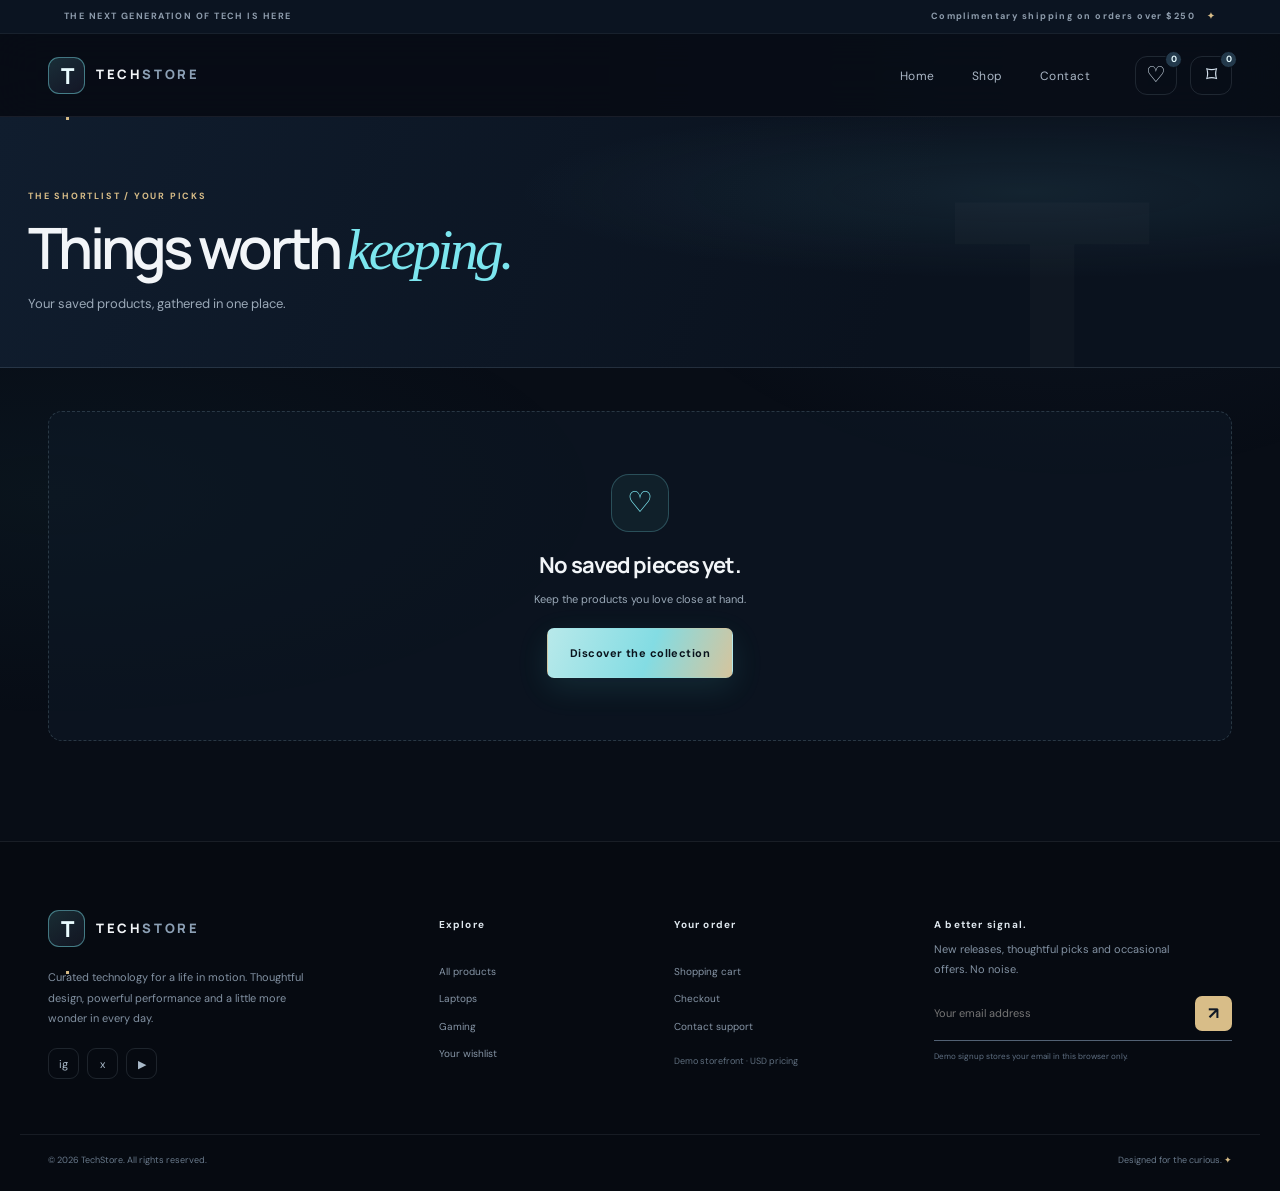
<file: wishlist.html>
<!doctype html>
<html lang="en">
<head>
  <meta charset="utf-8"><meta name="viewport" content="width=device-width, initial-scale=1">
  <meta name="theme-color" content="#080d16"><meta name="description" content="Save and revisit your favourite products from the TechStore collection.">
  <title>Your Wishlist | TechStore</title>
  <link rel="preconnect" href="https://fonts.googleapis.com"><link rel="preconnect" href="https://fonts.gstatic.com" crossorigin>
  <link href="https://fonts.googleapis.com/css2?family=DM+Sans:wght@400;500;600;700&family=Manrope:wght@400;500;600;700;800&display=swap" rel="stylesheet">
  <link rel="stylesheet" href="style.css"><link rel="stylesheet" href="responsive.css">
</head>
<body data-page="wishlist">
<div class="announcement-bar"><span>THE NEXT GENERATION OF TECH IS HERE</span><span>Complimentary shipping on orders over $250 <i>✦</i></span></div>
<header class="site-header"><div class="nav-shell"><a class="brand" href="index.html" aria-label="TechStore home"><span class="brand-mark">T<span>.</span></span><span>TECH<span>STORE</span></span></a>
<button class="menu-toggle" type="button" aria-label="Toggle navigation" aria-expanded="false"><span></span><span></span><span></span></button>
<nav aria-label="Main navigation"><ul class="nav-links"><li><a href="index.html">Home</a></li><li><a href="products.html">Shop</a></li><li><a href="contact.html">Contact</a></li></ul></nav>
<div class="nav-actions"><a class="nav-icon-link" href="wishlist.html" aria-label="Wishlist">♡<span class="nav-counter" data-wishlist-count>0</span></a><a class="nav-icon-link cart-nav-link" href="cart.html" aria-label="Shopping cart">⌑<span class="nav-counter" data-cart-count>0</span></a></div></div></header>
<main><section class="page-hero compact-page-hero"><div class="page-hero-inner"><span class="eyebrow">THE SHORTLIST / YOUR PICKS</span><h1>Things worth <em>keeping.</em></h1><p>Your saved products, gathered in one place.</p></div></section><section class="wishlist-page-section"><div class="products-grid" id="wishlistContainer"></div></section></main>
<footer class="site-footer"><div class="footer-main"><div class="footer-brand"><a class="brand" href="index.html"><span class="brand-mark">T<span>.</span></span><span>TECH<span>STORE</span></span></a><p>Curated technology for a life in motion. Thoughtful design, powerful performance and a little more wonder in every day.</p><div class="footer-social"><a href="#" aria-label="Instagram">ig</a><a href="#" aria-label="X">x</a><a href="#" aria-label="YouTube">▶</a></div></div><div class="footer-column"><span class="footer-heading">Explore</span><a href="products.html">All products</a><a href="products.html?category=Laptops">Laptops</a><a href="products.html?category=Gaming">Gaming</a><a href="wishlist.html">Your wishlist</a></div><div class="footer-column"><span class="footer-heading">Your order</span><a href="cart.html">Shopping cart</a><a href="checkout.html">Checkout</a><a href="contact.html">Contact support</a><span class="footer-note">Demo storefront · USD pricing</span></div><div class="footer-news"><span class="footer-heading">A better signal.</span><p>New releases, thoughtful picks and occasional offers. No noise.</p><form class="newsletter-form"><label class="sr-only" for="newsletterEmail">Email address</label><input id="newsletterEmail" type="email" placeholder="Your email address" required><button type="submit" aria-label="Subscribe">↗</button></form><small>Demo signup stores your email in this browser only.</small></div></div><div class="footer-bottom"><span>© <span data-current-year>2026</span> TechStore. All rights reserved.</span><span>Designed for the curious. <b>✦</b></span></div></footer><button id="scrollTopBtn" type="button" aria-label="Scroll to top">↑</button>
<script src="assets/js/products.js"></script><script src="assets/js/core.js"></script><script src="assets/js/cart.js"></script><script src="assets/js/wishlist.js"></script><script src="assets/js/app.js"></script><script src="assets/js/pages.js"></script>
</body></html>
</file>
<file: style.css>
/* =========================================================
   TECHSTORE — cinematic dark / midnight / brushed-champagne
   ========================================================= */
:root{--bg:#080d16;--bg-2:#0c1421;--panel:#111c2b;--panel-2:#142235;--ink:#f2f5f8;--muted:#9ba9b8;--muted-2:#718196;--line:rgba(205,224,243,.12);--line-strong:rgba(205,224,243,.22);--cyan:#7ce6ef;--cyan-deep:#3ab9c8;--gold:#d8bd88;--gold-bright:#f0d8a7;--violet:#a193e7;--danger:#ff8b91;--radius:18px;--radius-lg:28px;--shadow:0 30px 80px rgba(0,0,0,.32);--ease:cubic-bezier(.2,.75,.25,1);--max:1240px}
*{box-sizing:border-box}html{scroll-behavior:smooth;scroll-padding-top:100px}body{margin:0;background:var(--bg);color:var(--ink);font-family:'DM Sans',Arial,sans-serif;line-height:1.65;overflow-x:hidden}body:before{content:"";position:fixed;inset:0;pointer-events:none;z-index:-1;background:radial-gradient(ellipse at 84% 8%,rgba(74,118,162,.10),transparent 35%),radial-gradient(ellipse at 4% 55%,rgba(53,147,161,.055),transparent 32%)}a{color:inherit;text-decoration:none}button,input,textarea,select{font:inherit}button,a{-webkit-tap-highlight-color:transparent}button{color:inherit}img{max-width:100%;display:block}::selection{background:rgba(124,230,239,.35);color:#fff}.sr-only{position:absolute;width:1px;height:1px;padding:0;margin:-1px;overflow:hidden;clip:rect(0,0,0,0);white-space:nowrap;border:0}.announcement-bar{height:34px;padding:0 max(calc((100% - var(--max))/2),5%);display:flex;align-items:center;justify-content:space-between;background:#0b1421;border-bottom:1px solid rgba(255,255,255,.055);color:#8e9cac;font-size:9px;font-weight:700;letter-spacing:.16em}.announcement-bar i{font-style:normal;color:var(--gold);margin-left:8px}.site-header{position:sticky;top:0;z-index:50;background:rgba(8,13,22,.84);backdrop-filter:blur(22px);-webkit-backdrop-filter:blur(22px);border-bottom:1px solid rgba(224,238,250,.08)}.nav-shell{height:82px;max-width:var(--max);margin:auto;padding:0 28px;display:flex;align-items:center;justify-content:space-between}.brand{display:inline-flex;align-items:center;gap:11px;font-family:Manrope,sans-serif;font-size:13px;letter-spacing:.2em;font-weight:800}.brand>span:last-child>span{color:#8ca0b5}.brand-mark{height:37px;width:37px;display:grid;place-items:center;border:1px solid rgba(124,230,239,.45);border-radius:11px;background:linear-gradient(145deg,rgba(124,230,239,.16),rgba(161,147,231,.08));font-family:Manrope,sans-serif;font-size:22px;letter-spacing:-.12em;color:#eafcff}.brand-mark span{color:var(--gold)}.nav-shell nav{margin-left:auto;margin-right:45px}.nav-links{list-style:none;display:flex;align-items:center;gap:37px;padding:0;margin:0}.nav-links a{font-size:12px;color:#aab6c5;letter-spacing:.04em;transition:color .25s}.nav-links a:hover,.nav-links a[aria-current=page]{color:var(--cyan)}.nav-links a[aria-current=page]:after{content:"";display:block;width:15px;height:1px;background:var(--gold);margin-top:6px}.nav-actions{display:flex;gap:13px}.nav-icon-link{height:39px;width:42px;display:grid;place-items:center;position:relative;border:1px solid var(--line);border-radius:12px;color:#d3e0ec;font-size:22px;transition:.25s}.nav-icon-link:hover{border-color:rgba(124,230,239,.5);color:var(--cyan);transform:translateY(-2px)}.nav-counter{position:absolute;top:-6px;right:-6px;min-width:17px;height:17px;padding:0 4px;display:grid;place-items:center;border-radius:20px;background:#23394b;color:#e7fbff;font-size:9px;font-weight:700;border:1px solid #080d16}.nav-counter.has-items{background:var(--gold);color:#101722}.menu-toggle{display:none}.hero-section{min-height:660px;max-width:1500px;margin:auto;padding:105px max(calc((100% - var(--max))/2),6%) 100px;position:relative;display:grid;grid-template-columns:.9fr 1.1fr;align-items:center;gap:30px;overflow:hidden}.hero-backdrop{position:absolute;inset:0;background:radial-gradient(ellipse at 73% 48%,rgba(58,137,164,.16),transparent 34%),radial-gradient(ellipse at 90% 5%,rgba(139,123,203,.12),transparent 34%);pointer-events:none}.hero-gridline{position:absolute;inset:0;opacity:.17;pointer-events:none;background-image:linear-gradient(rgba(191,219,235,.06) 1px,transparent 1px),linear-gradient(90deg,rgba(191,219,235,.06) 1px,transparent 1px);background-size:90px 90px;mask-image:linear-gradient(to bottom,transparent,#000 20%,#000 68%,transparent)}.hero-copy{position:relative;z-index:2;max-width:560px}.eyebrow{display:block;color:var(--gold);font-size:9px;letter-spacing:.2em;font-weight:700;line-height:1.6}.hero-eyebrow{display:flex;align-items:center;gap:10px;color:#b6c6d4}.hero-eyebrow i,.stock-dot,.note-dot{width:6px;height:6px;display:inline-block;border-radius:50%;background:var(--cyan);box-shadow:0 0 15px var(--cyan)}h1,h2,h3,p{margin-top:0}.hero-copy h1,.page-hero h1{margin:25px 0 22px;font-family:Manrope,sans-serif;font-size:clamp(54px,6.2vw,82px);line-height:1.06;letter-spacing:-.065em;font-weight:600}.hero-copy h1 em,.section-heading h2 em,.editorial-content h2 em,.newsletter-band h2 em,.page-hero h1 em,.detail-copy h1 em,.summary-card h2 em,.form-heading h2 em,.contact-intro h2 em,.contact-form h2 em,.order-success h1 em{font-family:Georgia,serif;font-weight:400;color:var(--cyan);letter-spacing:-.06em}.hero-copy>p{max-width:450px;color:#a4b2c1;font-size:14px;line-height:1.9;margin-bottom:31px}.hero-cta{display:flex;align-items:center;gap:27px}.btn{min-height:50px;padding:0 22px;display:inline-flex;align-items:center;justify-content:center;gap:17px;border:1px solid transparent;border-radius:7px;font-size:11px;font-weight:700;letter-spacing:.04em;cursor:pointer;transition:transform .25s var(--ease),box-shadow .25s,border-color .25s,background .25s}.btn span{font-size:17px;font-weight:400;line-height:1}.btn-primary{background:linear-gradient(110deg,#b8e9ea,#83dce3 55%,#d5c49d);color:#09131c;box-shadow:0 10px 32px rgba(91,206,216,.12)}.btn-primary:hover{transform:translateY(-3px);box-shadow:0 14px 36px rgba(91,206,216,.23)}.btn-outline{border-color:rgba(124,230,239,.46);color:#e9faff;background:rgba(124,230,239,.04)}.btn-outline:hover{background:rgba(124,230,239,.12);transform:translateY(-2px)}.btn-block{width:100%}.hero-text-link,.underlined-link{font-size:11px;color:#c8d3df;display:inline-flex;gap:14px;align-items:center}.hero-text-link span,.underlined-link span{color:var(--gold);font-size:18px;transition:transform .25s}.hero-text-link:hover span,.underlined-link:hover span{transform:translate(3px,-2px)}.hero-proof{display:flex;gap:13px;align-items:center;margin-top:68px}.proof-avatars{display:flex}.proof-avatars span{width:28px;height:28px;margin-right:-7px;border:1px solid #34485d;border-radius:50%;display:grid;place-items:center;background:linear-gradient(145deg,#254052,#121d2d);color:var(--cyan);font-size:13px}.hero-proof strong,.hero-proof small{display:block}.hero-proof strong{font-size:10px;color:#dbe4ed}.hero-proof small{font-size:9px;color:#8392a3;margin-top:2px}.hero-visual{position:relative;z-index:1;min-width:0}.hero-visual>img{width:100%;position:relative;z-index:2;filter:drop-shadow(0 35px 65px rgba(0,0,0,.38));animation:heroFloat 8s ease-in-out infinite}.visual-orbit{position:absolute;top:50%;left:50%;width:78%;aspect-ratio:1;transform:translate(-50%,-50%);border:1px solid rgba(144,212,225,.12);border-radius:50%}.orbit-two{width:96%;border-color:rgba(214,195,155,.1);transform:translate(-50%,-50%) rotateX(68deg)}.floating-note{position:absolute;z-index:3;display:flex;align-items:center;gap:10px;padding:11px 14px;border:1px solid rgba(209,229,241,.15);border-radius:8px;background:rgba(8,17,29,.72);backdrop-filter:blur(14px);color:#c5d4e1;font-size:8px;letter-spacing:.13em}.note-top{top:15%;right:0}.note-bottom{bottom:11%;left:3%}.note-bottom strong{color:var(--gold);font-size:11px}.hero-side-label{position:absolute;right:20px;top:48%;writing-mode:vertical-rl;font-size:8px;letter-spacing:.22em;color:#687b8d}.hero-side-label span{color:var(--gold);margin-top:10px}.trust-strip{max-width:var(--max);margin:0 auto;padding:23px 28px;border-top:1px solid var(--line);border-bottom:1px solid var(--line);display:grid;grid-template-columns:repeat(4,1fr);gap:20px}.trust-strip>div{display:flex;align-items:center;gap:13px;padding-left:20px;border-right:1px solid var(--line)}.trust-strip>div:first-child{padding-left:0}.trust-strip>div:last-child{border:0}.trust-icon{width:35px;height:35px;display:grid;place-items:center;border-radius:11px;color:var(--cyan);background:rgba(124,230,239,.07);font-size:18px}.trust-strip strong,.trust-strip small{display:block}.trust-strip strong{font-size:10px;font-weight:600}.trust-strip small{font-size:9px;color:var(--muted);margin-top:2px}.section-block{max-width:var(--max);margin:0 auto;padding:100px 28px}.section-heading{display:flex;justify-content:space-between;align-items:end;gap:24px;margin-bottom:34px}.section-heading h2{font-family:Manrope,sans-serif;font-size:clamp(32px,4vw,45px);letter-spacing:-.06em;line-height:1.15;font-weight:600;margin:12px 0 0}.section-heading>div>p{font-size:12px;color:var(--muted);margin:10px 0 0}.underlined-link{padding-bottom:7px;border-bottom:1px solid rgba(216,189,136,.4)}.category-grid{display:grid;grid-template-columns:repeat(4,1fr);gap:13px}.category-card{min-height:238px;position:relative;overflow:hidden;padding:23px;border:1px solid var(--line);border-radius:14px;background:linear-gradient(145deg,rgba(26,49,67,.8),rgba(13,22,36,.94));transition:transform .35s var(--ease),border-color .3s,background .3s}.category-card:before{content:"";position:absolute;width:190px;height:190px;right:-58px;top:-70px;border-radius:50%;background:radial-gradient(circle,rgba(106,224,233,.15),transparent 68%);transition:transform .6s}.category-card:hover{transform:translateY(-6px);border-color:rgba(124,230,239,.35);background:linear-gradient(145deg,rgba(33,62,82,.88),rgba(13,22,36,.96))}.category-card:hover:before{transform:scale(1.4)}.category-index{font-size:8px;color:#93a5b8;letter-spacing:.16em}.category-symbol{height:78px;display:flex;align-items:center;justify-content:center;color:var(--cyan);font-family:Georgia,serif;font-size:62px;text-shadow:0 0 30px rgba(124,230,239,.3)}.category-phone .category-symbol{color:#b4a5f7}.category-audio .category-symbol{color:#d5bd90}.category-gaming .category-symbol{color:#7bdccf}.category-card h3{margin:4px 0 2px;font-family:Manrope,sans-serif;font-size:18px;letter-spacing:-.04em}.category-card p{margin:0;color:var(--muted);font-size:10px}.category-arrow{position:absolute;right:20px;bottom:18px;color:var(--gold);font-size:17px}.product-section{padding-top:30px;padding-bottom:100px}.products-grid{display:grid;grid-template-columns:repeat(4,minmax(0,1fr));gap:17px}.product-card{overflow:hidden;border-radius:13px;border:1px solid rgba(203,222,239,.1);background:linear-gradient(155deg,#111d2d,#0d1624);transition:transform .35s var(--ease),border-color .3s,box-shadow .3s}.product-card:hover{transform:translateY(-6px);border-color:rgba(124,230,239,.35);box-shadow:0 18px 48px rgba(0,0,0,.22)}.product-art{height:212px;display:block;position:relative;overflow:hidden;background:radial-gradient(ellipse at 50% 45%,rgba(97,167,184,.13),transparent 60%),linear-gradient(145deg,#15263a,#0d1523)}.product-art:after{content:"";position:absolute;inset:0;border:1px solid rgba(255,255,255,.035);pointer-events:none}.product-art img{width:100%;height:100%;object-fit:cover;transition:transform .65s var(--ease),filter .4s}.product-card:hover .product-art img{transform:scale(1.045);filter:saturate(1.1)}.product-badge{position:absolute;z-index:2;top:13px;left:13px;padding:5px 8px;border:1px solid rgba(216,189,136,.28);border-radius:4px;background:rgba(9,17,28,.72);color:var(--gold-bright);font-size:7px;font-weight:700;letter-spacing:.12em;backdrop-filter:blur(10px)}.product-info{padding:17px 17px 16px}.product-meta{display:flex;justify-content:space-between;align-items:center;gap:7px;color:#8092a5;font-size:9px}.rating{color:var(--gold-bright);white-space:nowrap}.rating small{color:#8b9bad;font-size:8px}.product-info h3{margin:10px 0 14px;font-size:13px;font-weight:600;letter-spacing:-.02em;line-height:1.4}.product-info h3 a:hover{color:var(--cyan)}.product-buy-row{display:flex;align-items:center;justify-content:space-between;gap:10px}.price-stack{display:flex;align-items:baseline;gap:8px}.price-stack strong,.product-buy-row>strong{font-family:Manrope,sans-serif;font-size:16px;letter-spacing:-.04em}.price-stack del{font-size:10px;color:#748296}.icon-button{height:35px;width:35px;border-radius:10px;border:1px solid rgba(124,230,239,.3);background:rgba(124,230,239,.06);color:var(--cyan);font-size:21px;cursor:pointer;transition:.25s}.icon-button:hover{background:var(--cyan);color:#0b1420;transform:rotate(90deg)}.text-action{display:block;margin-top:13px;padding:0;border:0;background:none;color:#8293a5;font-size:9px;cursor:pointer;transition:color .2s}.text-action:hover{color:var(--gold)}.editorial-panel{max-width:1184px;min-height:380px;margin:0 auto 100px;display:grid;grid-template-columns:1fr .9fr;overflow:hidden;border:1px solid rgba(128,184,203,.2);border-radius:20px;background:radial-gradient(ellipse at 72% 45%,rgba(93,166,175,.18),transparent 34%),linear-gradient(110deg,#122236,#0d1725 55%,#17243a);box-shadow:var(--shadow)}.editorial-content{padding:64px 0 60px 66px;align-self:center;position:relative;z-index:1}.editorial-content h2{margin:16px 0;font-family:Manrope,sans-serif;font-size:clamp(38px,4.2vw,55px);line-height:1.08;letter-spacing:-.065em;font-weight:600}.editorial-content p{max-width:430px;margin:0 0 25px;color:#a5b3c2;font-size:12px;line-height:1.85}.editorial-art{min-height:330px;position:relative;display:grid;place-items:center;overflow:hidden}.editorial-ring{position:absolute;width:310px;height:310px;border:1px solid rgba(124,230,239,.22);border-radius:50%;box-shadow:0 0 55px rgba(124,230,239,.08),inset 0 0 45px rgba(124,230,239,.035)}.ring-b{width:230px;height:230px;border-color:rgba(216,189,136,.28);transform:rotateX(65deg)}.editorial-glow{width:160px;height:160px;border-radius:50%;background:var(--cyan);filter:blur(90px);opacity:.18}.editorial-mark{position:absolute;font-family:Manrope,sans-serif;font-weight:800;font-size:155px;letter-spacing:-.16em;color:rgba(230,248,255,.88);text-shadow:0 0 45px rgba(124,230,239,.32)}.editorial-mark span{color:var(--gold)}.editorial-art small{position:absolute;bottom:32px;font-size:8px;letter-spacing:.2em;color:#9eb3c6}.compact-grid{grid-template-columns:repeat(3,minmax(0,1fr));max-width:900px}.compact-grid .product-art{height:190px}.best-section{padding-top:15px}.arrivals-section{padding-top:0}.newsletter-band{max-width:1184px;margin:0 auto 100px;padding:39px 48px;display:flex;align-items:center;justify-content:space-between;gap:35px;border:1px solid rgba(216,189,136,.2);border-radius:16px;background:linear-gradient(108deg,rgba(38,49,64,.82),rgba(16,29,44,.9) 65%,rgba(38,54,71,.62))}.newsletter-band h2{font-family:Manrope,sans-serif;font-size:29px;letter-spacing:-.05em;margin:8px 0 3px}.newsletter-band p{margin:0;color:var(--muted);font-size:11px}.newsletter-form{display:flex;align-items:center;gap:8px}.newsletter-band .newsletter-form{min-width:385px}.newsletter-form input{min-width:0;height:48px;flex:1;padding:0 15px;border:1px solid var(--line-strong);border-radius:7px;outline:0;background:rgba(5,11,20,.45);color:var(--ink);font-size:11px}.newsletter-form input:focus,.field input:focus,.field textarea:focus,.search-field:focus-within{border-color:rgba(124,230,239,.65);box-shadow:0 0 0 3px rgba(124,230,239,.08)}.newsletter-form button{height:48px;padding:0 17px;border:0;border-radius:7px;background:var(--gold);color:#111925;font-size:10px;font-weight:700;white-space:nowrap;cursor:pointer}.newsletter-form button span{font-size:15px;margin-left:8px}.site-footer{background:#060a11;border-top:1px solid rgba(217,234,246,.09)}.footer-main{max-width:var(--max);margin:auto;padding:68px 28px 55px;display:grid;grid-template-columns:1.45fr .8fr .9fr 1.25fr;gap:45px}.footer-brand p,.footer-news p{max-width:270px;margin:20px 0;color:#8291a2;font-size:11px;line-height:1.85}.footer-social{display:flex;gap:8px}.footer-social a{height:31px;width:31px;display:grid;place-items:center;border:1px solid var(--line);border-radius:9px;color:#a9bac9;font-size:11px}.footer-social a:hover{color:var(--cyan);border-color:rgba(124,230,239,.4)}.footer-heading{display:block;margin:7px 0 19px;color:#dfe8ef;font-size:10px;font-weight:700;letter-spacing:.12em}.footer-column{display:flex;flex-direction:column;align-items:flex-start;gap:11px}.footer-column a{color:#8695a6;font-size:10px;transition:color .2s}.footer-column a:hover{color:var(--cyan)}.footer-note{margin-top:8px;color:#5f6e7e;font-size:9px}.footer-news .footer-heading{margin-bottom:5px}.footer-news p{margin:0 0 15px}.footer-news .newsletter-form{display:flex;width:100%;border-bottom:1px solid #526174;padding-bottom:8px}.footer-news .newsletter-form input{height:38px;border:0;padding-left:0;background:transparent}.footer-news .newsletter-form input:focus{box-shadow:none}.footer-news .newsletter-form button{height:35px;width:37px;padding:0;border-radius:7px;font-size:17px}.footer-news>small{display:block;margin-top:9px;color:#607083;font-size:8px}.footer-bottom{max-width:var(--max);margin:auto;padding:18px 28px 23px;border-top:1px solid rgba(217,234,246,.08);display:flex;align-items:center;justify-content:space-between;color:#69798b;font-size:9px}.footer-bottom b{color:var(--gold);font-weight:400}#scrollTopBtn{position:fixed;right:25px;bottom:25px;width:42px;height:42px;display:grid;place-items:center;border:1px solid rgba(124,230,239,.35);border-radius:12px;background:rgba(13,27,42,.9);color:var(--cyan);font-size:20px;cursor:pointer;opacity:0;visibility:hidden;transform:translateY(9px);transition:.25s;z-index:40}#scrollTopBtn.is-visible{opacity:1;visibility:visible;transform:translateY(0)}
/* Inner pages */
.page-hero{position:relative;padding:100px 28px 74px;overflow:hidden;border-bottom:1px solid var(--line);background:radial-gradient(ellipse at 80% 30%,rgba(79,150,170,.13),transparent 35%),linear-gradient(110deg,#101d2e,#0a121e 70%)}.page-hero:after{content:"T.";position:absolute;right:12%;top:-75px;font-family:Manrope,sans-serif;font-size:330px;font-weight:800;letter-spacing:-.15em;color:rgba(214,233,246,.018);pointer-events:none}.page-hero-inner{max-width:var(--max);margin:auto;position:relative;z-index:1}.page-hero h1{font-size:clamp(43px,5.6vw,69px);margin:14px 0 12px}.page-hero p{max-width:550px;color:var(--muted);font-size:13px;margin:0}.page-hero-meta{display:flex;align-items:center;gap:17px;margin-top:38px;color:#8194a6;font-size:8px;letter-spacing:.19em}.page-hero-meta span:nth-child(2){color:var(--gold)}.compact-page-hero{padding-top:72px;padding-bottom:53px}.compact-page-hero h1{font-size:clamp(38px,4.8vw,57px)}.catalogue-section,.wishlist-page-section{max-width:var(--max);margin:auto;padding:43px 28px 100px}.catalogue-toolbar{display:flex;align-items:end;justify-content:space-between;gap:25px;padding-bottom:23px;border-bottom:1px solid var(--line)}.toolbar-label{display:block;margin-bottom:11px;color:#8293a5;font-size:8px;font-weight:700;letter-spacing:.17em}.filter-chips{display:flex;flex-wrap:wrap;gap:7px}.filter-chip{padding:8px 13px;border:1px solid var(--line);border-radius:30px;background:transparent;color:#a7b6c5;font-size:9px;cursor:pointer;transition:.2s}.filter-chip.active,.filter-chip:hover{border-color:rgba(124,230,239,.48);background:rgba(124,230,239,.09);color:var(--cyan)}.catalogue-controls{display:flex;align-items:center;gap:8px}.search-field{height:39px;width:228px;display:flex;align-items:center;gap:8px;padding:0 11px;border:1px solid var(--line);border-radius:7px;background:#0c1624;transition:.2s}.search-field>span{font-size:20px;color:var(--cyan)}.search-field input{width:100%;border:0;outline:0;background:none;color:var(--ink);font-size:10px}.search-field input::placeholder{color:#758497}.sort-field select{height:39px;padding:0 27px 0 11px;border:1px solid var(--line);border-radius:7px;background:#0c1624;color:#b1bfcd;font-size:10px;outline:0}.catalogue-result-line{display:flex;justify-content:space-between;margin:20px 0;color:#718397;font-size:9px}.catalogue-result-line span:first-child{color:var(--gold)}.catalogue-grid{row-gap:20px}.detail-page{max-width:var(--max);margin:auto;padding:65px 28px 35px}.detail-container{display:grid;grid-template-columns:1fr .9fr;gap:75px;align-items:center}.detail-art{position:relative;overflow:hidden;border:1px solid var(--line);border-radius:20px;background:#111e30;box-shadow:var(--shadow)}.detail-art img{width:100%;aspect-ratio:1.3;object-fit:cover}.detail-art .product-badge{top:20px;left:20px}.detail-copy{padding:20px 0}.back-link{display:inline-block;margin-bottom:37px;color:#8da0b3;font-size:10px}.back-link:hover{color:var(--cyan)}.detail-copy h1{font-family:Manrope,sans-serif;font-size:clamp(38px,4.4vw,54px);line-height:1.12;letter-spacing:-.065em;margin:12px 0}.detail-rating{display:flex;align-items:center;gap:9px;color:#d2bd8e;font-size:11px}.detail-rating>span{letter-spacing:2px}.detail-rating small{color:#7f90a2;font-size:9px}.detail-price{display:flex;align-items:center;gap:13px;margin:27px 0 18px}.detail-price strong{font-family:Manrope,sans-serif;font-size:31px;letter-spacing:-.06em}.detail-price del{color:#798a9c;font-size:13px}.save-label{padding:4px 8px;border-radius:5px;background:rgba(216,189,136,.12);color:var(--gold);font-size:8px}.detail-description{max-width:500px;color:#9eacbb;font-size:12px;line-height:1.9}.stock-note{display:flex;align-items:center;gap:9px;margin:22px 0;color:#a6b4c2;font-size:10px}.stock-dot{background:#6ad7a8;box-shadow:0 0 12px rgba(106,215,168,.6)}.detail-purchase{display:flex;align-items:center;gap:9px}.detail-purchase .btn{flex:1}.quantity-control{height:43px;display:flex;align-items:center;border:1px solid var(--line-strong);border-radius:8px;background:#0c1624}.quantity-control button{width:34px;height:100%;border:0;background:transparent;color:#aebdcb;font-size:16px;cursor:pointer}.quantity-control button:hover{color:var(--cyan)}.quantity-control input{width:35px;padding:0;border:0;outline:0;background:transparent;color:#e8f0f7;text-align:center;font-size:11px;-moz-appearance:textfield}.quantity-control input::-webkit-inner-spin-button,.quantity-control input::-webkit-outer-spin-button{-webkit-appearance:none;margin:0}.detail-heart{height:43px;width:43px;flex:0 0 auto}.detail-assurances{display:flex;flex-wrap:wrap;gap:13px;margin-top:23px;padding-top:18px;border-top:1px solid var(--line);color:#8696a8;font-size:8px}.spec-panel{margin-top:65px;padding:36px;border:1px solid var(--line);border-radius:17px;background:linear-gradient(125deg,rgba(19,35,53,.8),rgba(10,18,30,.8))}.compact-heading{margin-bottom:25px}.compact-heading h2{font-size:27px}.spec-grid{display:grid;grid-template-columns:repeat(5,1fr);gap:12px}.spec-item{min-height:95px;padding:14px;border:1px solid var(--line);border-radius:9px;background:rgba(255,255,255,.018)}.spec-item span{color:var(--gold);font-size:8px;letter-spacing:.12em}.spec-item p{margin:12px 0 0;color:#c4cfda;font-size:10px;line-height:1.55}.related-section{padding-top:55px}.is-disabled{opacity:.45;pointer-events:none}
/* Cart */
.cart-page-section,.checkout-page-section,.contact-page-section{max-width:var(--max);margin:auto;padding:42px 28px 100px}.shipping-progress-card{max-width:var(--max);margin:0 auto 29px;padding:17px 21px;display:grid;grid-template-columns:1fr minmax(180px,.65fr);gap:25px;align-items:center;border:1px solid var(--line);border-radius:11px;background:linear-gradient(110deg,rgba(20,40,57,.8),rgba(12,23,37,.8))}.shipping-progress-card p{margin:3px 0 0;color:#b4c2cf;font-size:11px}.progress-track{height:5px;overflow:hidden;border-radius:5px;background:#253548}.progress-track span{display:block;height:100%;width:0;border-radius:5px;background:linear-gradient(90deg,var(--cyan-deep),var(--gold));transition:width .35s}.cart-layout{display:grid;grid-template-columns:1fr 345px;gap:34px;align-items:start}.cart-column-head{display:grid;grid-template-columns:1fr 150px 100px;padding:0 52px 13px 125px;border-bottom:1px solid var(--line);color:#718399;font-size:8px;font-weight:700;letter-spacing:.13em}.cart-column-head span:nth-child(2){text-align:center}.cart-column-head span:nth-child(3){text-align:right}.cart-lines{display:flex;flex-direction:column}.cart-line{min-height:132px;display:grid;grid-template-columns:100px minmax(130px,1fr) 116px 92px 30px;gap:16px;align-items:center;padding:17px 0;border-bottom:1px solid var(--line)}.cart-line-art{height:93px;overflow:hidden;border:1px solid var(--line);border-radius:9px;background:#132237}.cart-line-art img{width:100%;height:100%;object-fit:cover}.cart-line-main .eyebrow{font-size:7px}.cart-line-main h3{margin:5px 0;font-size:12px;font-weight:600}.cart-line-main h3 a:hover{color:var(--cyan)}.cart-unit-price{color:#8192a4;font-size:9px}.cart-line .quantity-control{justify-self:center;height:36px}.cart-line .quantity-control button{width:27px}.cart-line .quantity-control input{width:29px}.cart-line-total{text-align:right;font-family:Manrope,sans-serif;font-size:13px;white-space:nowrap}.remove-button{border:0;background:none;color:#8493a3;font-size:22px;cursor:pointer}.remove-button:hover{color:var(--danger)}.summary-card{padding:25px;border:1px solid rgba(124,230,239,.17);border-radius:14px;background:linear-gradient(150deg,#142337,#0e1928);box-shadow:0 18px 50px rgba(0,0,0,.18)}.summary-card h2{font-family:Manrope,sans-serif;font-size:25px;letter-spacing:-.06em;margin:8px 0 24px}.summary-rows{display:flex;flex-direction:column;gap:13px;padding-bottom:18px;border-bottom:1px solid var(--line)}.summary-rows>div{display:flex;align-items:center;justify-content:space-between;color:#96a6b7;font-size:10px}.summary-rows strong{color:#e0e8f0;font-size:11px;font-weight:600}.coupon-form{padding:18px 0;border-bottom:1px solid var(--line)}.coupon-form label{display:block;margin-bottom:9px;color:#8497aa;font-size:8px;font-weight:700;letter-spacing:.14em}.coupon-form>div{display:flex;gap:6px}.coupon-form input{width:100%;min-width:0;height:37px;padding:0 10px;border:1px solid var(--line-strong);border-radius:6px;background:#0a1421;outline:0;color:var(--ink);font-size:10px}.coupon-form input:focus{border-color:var(--cyan)}.coupon-form button{padding:0 12px;border:1px solid rgba(216,189,136,.35);border-radius:6px;background:rgba(216,189,136,.08);color:var(--gold-bright);font-size:9px;cursor:pointer}.coupon-form small{display:block;margin-top:8px;color:#708398;font-size:8px}.summary-total{display:flex;justify-content:space-between;align-items:center;padding:20px 0;color:#d3dde7;font-size:11px}.summary-total strong{font-family:Manrope,sans-serif;font-size:23px;letter-spacing:-.05em;color:#f1f7fa}.summary-footnote{margin:12px 0 17px;text-align:center;color:#718297;font-size:8px}.secure-note{display:flex;justify-content:center;align-items:center;gap:8px;color:var(--gold);font-size:14px}.secure-note span{color:#8394a6;font-size:8px}.empty-state,.no-results{grid-column:1/-1;min-height:330px;padding:55px 20px;display:flex;flex-direction:column;justify-content:center;align-items:center;text-align:center;border:1px dashed rgba(164,197,216,.2);border-radius:14px;background:rgba(15,26,40,.5)}.empty-icon{width:58px;height:58px;margin-bottom:15px;display:grid;place-items:center;border:1px solid rgba(124,230,239,.24);border-radius:18px;background:rgba(124,230,239,.06);color:var(--cyan);font-size:29px}.empty-state h2,.no-results h3{margin:0 0 7px;font-family:Manrope,sans-serif;font-size:22px;letter-spacing:-.04em}.empty-state p,.no-results p{margin:0 0 20px;color:var(--muted);font-size:11px}.no-results{min-height:270px}.no-results>span{font-size:30px;color:var(--cyan)}
/* Checkout and contact */
.checkout-layout{display:grid;grid-template-columns:1fr 350px;gap:35px;align-items:start}.checkout-form,.contact-form{padding:30px;border:1px solid var(--line);border-radius:14px;background:linear-gradient(145deg,rgba(18,32,49,.8),rgba(11,19,31,.95))}.form-heading{margin-bottom:22px}.form-heading h2,.contact-form h2,.contact-intro h2{font-family:Manrope,sans-serif;font-size:29px;letter-spacing:-.06em;line-height:1.2;margin:8px 0}.form-heading p,.contact-intro>p{color:var(--muted);font-size:10px}.form-grid{display:grid;grid-template-columns:1fr 1fr;gap:14px}.field{display:flex;flex-direction:column;gap:7px;color:#aebdcb;font-size:9px}.field input,.field textarea{width:100%;min-height:43px;padding:10px 12px;border:1px solid var(--line-strong);border-radius:7px;outline:0;background:#091321;color:var(--ink);font-size:10px;resize:vertical}.field textarea{min-height:115px}.field input::placeholder,.field textarea::placeholder{color:#627387}.full-field{grid-column:1/-1}.payment-heading{margin-top:31px;margin-bottom:13px}.payment-choice{display:flex;align-items:center;gap:12px;padding:14px;border:1px solid rgba(124,230,239,.28);border-radius:8px;background:rgba(124,230,239,.045)}.payment-radio{width:17px;height:17px;display:grid;place-items:center;border:1px solid var(--cyan);border-radius:50%;color:var(--cyan);font-size:9px}.payment-choice strong,.payment-choice small{display:block}.payment-choice strong{font-size:10px}.payment-choice small{margin-top:3px;color:#8798aa;font-size:8px}.payment-tag{margin-left:auto;color:var(--gold);font-size:8px;letter-spacing:.12em}.demo-ack{display:flex;align-items:start;gap:9px;margin:18px 0;color:#93a2b3;font-size:9px;line-height:1.6}.demo-ack input{accent-color:var(--cyan);margin-top:2px}.form-disclaimer{display:block;margin:13px 0 0;color:#75879a;font-size:8px;line-height:1.6}.checkout-summary{position:sticky;top:105px}.checkout-items{display:flex;flex-direction:column;gap:13px;margin-bottom:18px}.checkout-item{display:grid;grid-template-columns:52px 1fr auto;gap:10px;align-items:center}.checkout-item img{width:52px;height:48px;object-fit:cover;border-radius:6px;background:#1a2b40}.checkout-item strong,.checkout-item small{display:block}.checkout-item strong{font-size:9px;line-height:1.4}.checkout-item small{margin-top:4px;color:#8a9aad;font-size:8px}.checkout-item b{font-size:9px}.order-success{max-width:650px;margin:40px auto 70px;padding:55px 35px;text-align:center;border:1px solid rgba(124,230,239,.23);border-radius:18px;background:linear-gradient(145deg,#15283b,#0d1725)}.order-success[hidden]{display:none}.success-mark{width:57px;height:57px;margin:0 auto 22px;display:grid;place-items:center;border-radius:50%;background:rgba(124,230,239,.12);color:var(--cyan);font-size:26px}.order-success h1{font-family:Manrope,sans-serif;font-size:43px;letter-spacing:-.06em;margin:13px 0}.order-success p{color:#9cabb9;font-size:11px}.order-success .btn{margin-top:15px}.contact-layout{display:grid;grid-template-columns:.9fr 1fr;gap:70px;align-items:start}.contact-intro{padding:20px 0}.contact-intro h2{font-size:37px;margin:15px 0}.contact-intro>p{max-width:390px;font-size:11px;line-height:1.9;margin-bottom:32px}.contact-detail{display:flex;align-items:center;gap:14px;padding:14px 0;border-top:1px solid var(--line)}.contact-detail>span{width:35px;height:35px;display:grid;place-items:center;border-radius:9px;background:rgba(124,230,239,.07);color:var(--cyan);font-size:17px}.contact-detail small,.contact-detail strong,.contact-detail a{display:block}.contact-detail small{margin-bottom:3px;color:#77899c;font-size:8px;letter-spacing:.15em}.contact-detail strong,.contact-detail a{color:#d3dce6;font-size:10px;font-weight:500}.contact-detail a:hover{color:var(--cyan)}.contact-form{padding:32px}.contact-form h2{margin-bottom:25px}.contact-form .field{margin-bottom:15px}.contact-form .form-disclaimer{margin-top:12px}.wishlist-page-section{min-height:300px}.danger-action:hover{color:var(--danger)}
/* Motion and accessibility */
@keyframes heroFloat{0%,100%{transform:translateY(0)}50%{transform:translateY(-10px)}}.section-heading,.category-card,.product-card,.feature-card,.quote-card,.editorial-panel{opacity:1;transform:none}.js-reveal .section-heading,.js-reveal .category-card,.js-reveal .product-card,.js-reveal .feature-card,.js-reveal .quote-card,.js-reveal .editorial-panel{opacity:0;transform:translateY(18px);transition:opacity .65s var(--ease),transform .65s var(--ease)}.js-reveal .is-revealed{opacity:1;transform:translateY(0)}.toast-host{position:fixed;right:22px;bottom:22px;z-index:100;display:flex;flex-direction:column;gap:8px;pointer-events:none}.toast{max-width:min(360px,calc(100vw - 44px));padding:13px 17px;border:1px solid rgba(124,230,239,.25);border-radius:9px;background:rgba(17,31,47,.96);box-shadow:0 15px 40px rgba(0,0,0,.32);color:#eaf5fa;font-size:10px;opacity:0;transform:translateY(8px);transition:.25s}.toast.is-visible{opacity:1;transform:translateY(0)}.toast-error{border-color:rgba(255,139,145,.42)}.toast-info{border-color:rgba(216,189,136,.35)}
@media(prefers-reduced-motion:reduce){*,*:before,*:after{scroll-behavior:auto!important;animation-duration:.01ms!important;animation-iteration-count:1!important;transition-duration:.01ms!important}}
</file>
<file: responsive.css>
/* Responsive layout for TechStore */
@media(max-width:1100px){:root{--max:1000px}.hero-section{min-height:610px;grid-template-columns:.9fr 1.1fr;padding-top:78px;padding-bottom:80px}.hero-copy h1{font-size:66px}.products-grid{grid-template-columns:repeat(3,minmax(0,1fr))}.category-grid{grid-template-columns:repeat(2,1fr)}.footer-main{grid-template-columns:1.2fr 1fr 1fr;gap:35px}.footer-news{grid-column:1/-1;max-width:480px}.detail-container{gap:42px}.cart-layout{grid-template-columns:1fr 320px}.cart-line{grid-template-columns:85px minmax(100px,1fr) 106px 80px 24px;gap:11px}.cart-column-head{padding-left:100px;grid-template-columns:1fr 130px 90px}.contact-layout{gap:40px}}
@media(max-width:820px){.announcement-bar{padding:0 5%;font-size:8px}.nav-shell{height:72px;padding:0 5%}.nav-shell nav{margin:0}.menu-toggle{width:39px;height:39px;display:flex;flex-direction:column;justify-content:center;align-items:center;gap:5px;margin-left:auto;margin-right:14px;border:1px solid var(--line);border-radius:9px;background:transparent;cursor:pointer}.menu-toggle span{width:17px;height:1.5px;background:#dce9f1;transition:.2s}.menu-toggle.active span:first-child{transform:translateY(6.5px) rotate(45deg)}.menu-toggle.active span:nth-child(2){opacity:0}.menu-toggle.active span:last-child{transform:translateY(-6.5px) rotate(-45deg)}.nav-links{position:absolute;top:72px;left:0;right:0;display:none;flex-direction:column;align-items:stretch;gap:0;padding:10px 5% 22px;background:rgba(8,14,24,.98);border-bottom:1px solid var(--line);box-shadow:0 22px 35px rgba(0,0,0,.25)}.nav-links.active{display:flex}.nav-links a{display:block;padding:13px 0;border-bottom:1px solid rgba(255,255,255,.06)}.nav-links a[aria-current=page]:after{display:none}.nav-actions{margin-left:0}.hero-section{grid-template-columns:1fr;min-height:auto;padding:83px 7% 65px;gap:10px}.hero-copy{max-width:640px}.hero-copy h1{font-size:clamp(56px,10vw,78px)}.hero-copy>p{max-width:540px}.hero-proof{margin-top:37px}.hero-visual{width:min(100%,610px);margin:0 auto}.hero-side-label{display:none}.hero-visual>img{max-height:470px;object-fit:contain}.trust-strip{margin:0 5%;padding:19px 0;grid-template-columns:repeat(2,1fr)}.trust-strip>div{padding:10px 15px}.trust-strip>div:nth-child(2){border-right:0}.section-block{padding:75px 5%}.products-grid{grid-template-columns:repeat(2,minmax(0,1fr))}.product-art{height:200px}.editorial-panel{margin:0 5% 75px;grid-template-columns:1fr}.editorial-content{padding:50px 40px 12px}.editorial-art{min-height:250px}.newsletter-band{margin:0 5% 75px;padding:30px;flex-direction:column;align-items:flex-start}.newsletter-band .newsletter-form{width:100%;min-width:0}.footer-main{padding:55px 5% 40px;grid-template-columns:1fr 1fr}.footer-brand{grid-column:1/-1}.footer-news{grid-column:1/-1}.page-hero{padding:75px 5% 58px}.catalogue-section,.wishlist-page-section,.cart-page-section,.checkout-page-section,.contact-page-section{padding-left:5%;padding-right:5%}.catalogue-toolbar{align-items:flex-start;flex-direction:column}.catalogue-controls{width:100%}.search-field{flex:1}.detail-page{padding:50px 5% 25px}.detail-container{grid-template-columns:1fr;gap:28px}.detail-art{max-width:650px;margin:auto}.detail-copy{max-width:650px;margin:auto}.back-link{margin-bottom:22px}.spec-grid{grid-template-columns:repeat(3,1fr)}.cart-layout{grid-template-columns:1fr}.summary-card{max-width:none}.cart-column-head{display:none}.checkout-layout{grid-template-columns:1fr}.checkout-summary{position:static;grid-row:1}.contact-layout{grid-template-columns:1fr;gap:25px}.contact-intro{padding:0}.contact-intro>p{max-width:600px}.contact-detail{max-width:600px}}
@media(max-width:560px){.announcement-bar{height:30px;justify-content:center}.announcement-bar span:first-child{display:none}.nav-shell{height:66px}.brand{font-size:11px;gap:8px}.brand-mark{width:33px;height:33px}.nav-links{top:66px}.menu-toggle{margin-right:9px}.nav-icon-link{width:36px;height:36px;font-size:19px}.hero-section{padding:68px 6% 45px}.hero-copy h1{font-size:54px}.hero-copy>p{font-size:12px}.hero-cta{align-items:flex-start;flex-direction:column;gap:18px}.hero-proof{margin-top:30px}.hero-visual>img{max-height:315px}.floating-note{font-size:6px;padding:8px}.note-top{top:10%;right:-5px}.note-bottom{bottom:8%;left:-4px}.trust-strip{grid-template-columns:1fr 1fr;gap:5px}.trust-strip>div{padding:8px 5px;gap:9px;border:0}.trust-strip strong{font-size:9px}.trust-strip small{font-size:8px}.trust-icon{width:30px;height:30px}.section-block{padding:60px 5%}.section-heading{align-items:flex-start;flex-direction:column;margin-bottom:23px}.section-heading h2{font-size:34px}.category-grid{gap:9px}.category-card{min-height:190px;padding:15px}.category-index{font-size:6px}.category-symbol{height:62px;font-size:48px}.category-card h3{font-size:15px}.category-card p{max-width:110px;font-size:8px}.category-arrow{right:13px;bottom:13px}.products-grid{gap:10px}.product-art{height:145px}.product-info{padding:12px}.product-meta{font-size:7px}.rating small{display:none}.product-info h3{min-height:34px;font-size:10px;margin:8px 0}.price-stack strong,.product-buy-row>strong{font-size:13px}.price-stack{gap:5px}.price-stack del{font-size:8px}.icon-button{width:30px;height:30px}.text-action{font-size:8px}.compact-grid{grid-template-columns:repeat(2,minmax(0,1fr))}.editorial-content{padding:38px 25px 8px}.editorial-content h2{font-size:40px}.editorial-content p{font-size:10px}.editorial-art{min-height:220px}.editorial-mark{font-size:120px}.editorial-ring{width:230px;height:230px}.ring-b{width:170px;height:170px}.newsletter-band{padding:25px 20px}.newsletter-band h2{font-size:24px}.newsletter-band .newsletter-form{flex-direction:column;align-items:stretch}.newsletter-form button{width:100%}.footer-main{grid-template-columns:1fr 1fr;gap:28px 18px}.footer-brand{grid-column:1/-1}.footer-column{gap:9px}.footer-heading{margin-bottom:11px}.footer-news{grid-column:1/-1}.footer-bottom{padding-left:5%;padding-right:5%;gap:10px;align-items:flex-start;flex-direction:column}.page-hero{padding:61px 5% 45px}.page-hero h1{font-size:43px}.page-hero p{font-size:11px}.page-hero-meta{font-size:7px;gap:9px;margin-top:25px}.compact-page-hero{padding-top:52px;padding-bottom:38px}.compact-page-hero h1{font-size:38px}.catalogue-section{padding-top:30px}.catalogue-controls{flex-wrap:wrap}.search-field{width:100%;flex-basis:100%}.sort-field,.sort-field select{width:100%}.catalogue-result-line{font-size:8px;gap:15px}.catalogue-grid{row-gap:12px}.detail-page{padding-top:28px}.detail-copy h1{font-size:37px}.detail-price strong{font-size:27px}.detail-purchase{flex-wrap:wrap}.detail-purchase .btn{min-width:calc(100% - 105px)}.detail-assurances{gap:8px;font-size:7px}.spec-panel{padding:22px 16px;margin-top:40px}.compact-heading h2{font-size:23px}.spec-grid{grid-template-columns:repeat(2,1fr);gap:8px}.spec-item{min-height:85px;padding:10px}.spec-item p{font-size:9px}.cart-page-section,.checkout-page-section,.contact-page-section{padding-top:28px;padding-bottom:65px}.shipping-progress-card{padding:14px;grid-template-columns:1fr;gap:12px}.cart-line{grid-template-columns:72px minmax(90px,1fr) 28px;gap:10px;padding:13px 0}.cart-line-art{height:70px}.cart-line-main{grid-column:2}.cart-line .quantity-control{grid-column:2;justify-self:start;grid-row:2}.cart-line-total{grid-column:1;grid-row:2;text-align:left;font-size:11px}.remove-button{grid-column:3;grid-row:1}.summary-card{padding:20px}.checkout-form,.contact-form{padding:21px 17px}.form-grid{grid-template-columns:1fr}.full-field{grid-column:auto}.form-heading h2,.contact-form h2{font-size:25px}.checkout-summary{grid-row:auto}.order-success{padding:40px 18px;margin:15px auto 45px}.order-success h1{font-size:35px}#scrollTopBtn{right:14px;bottom:14px;width:38px;height:38px}}
</file>
